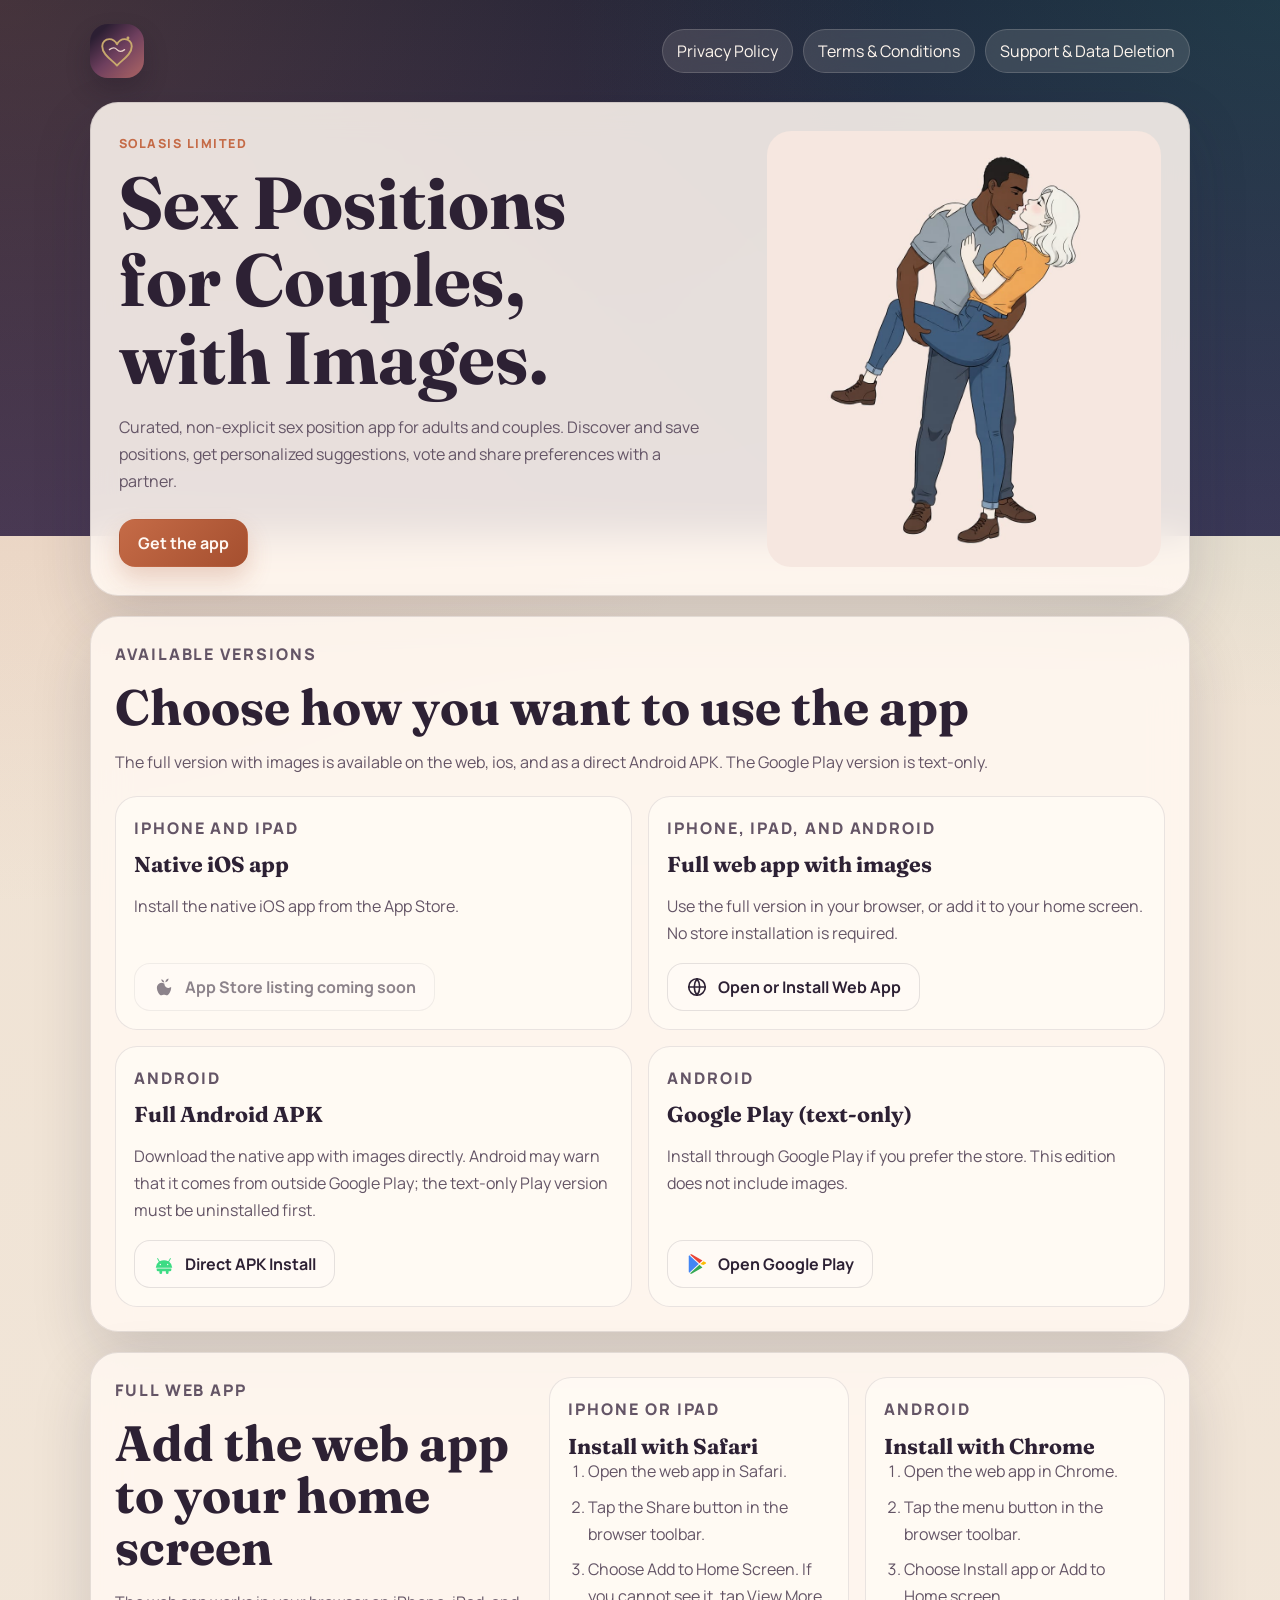
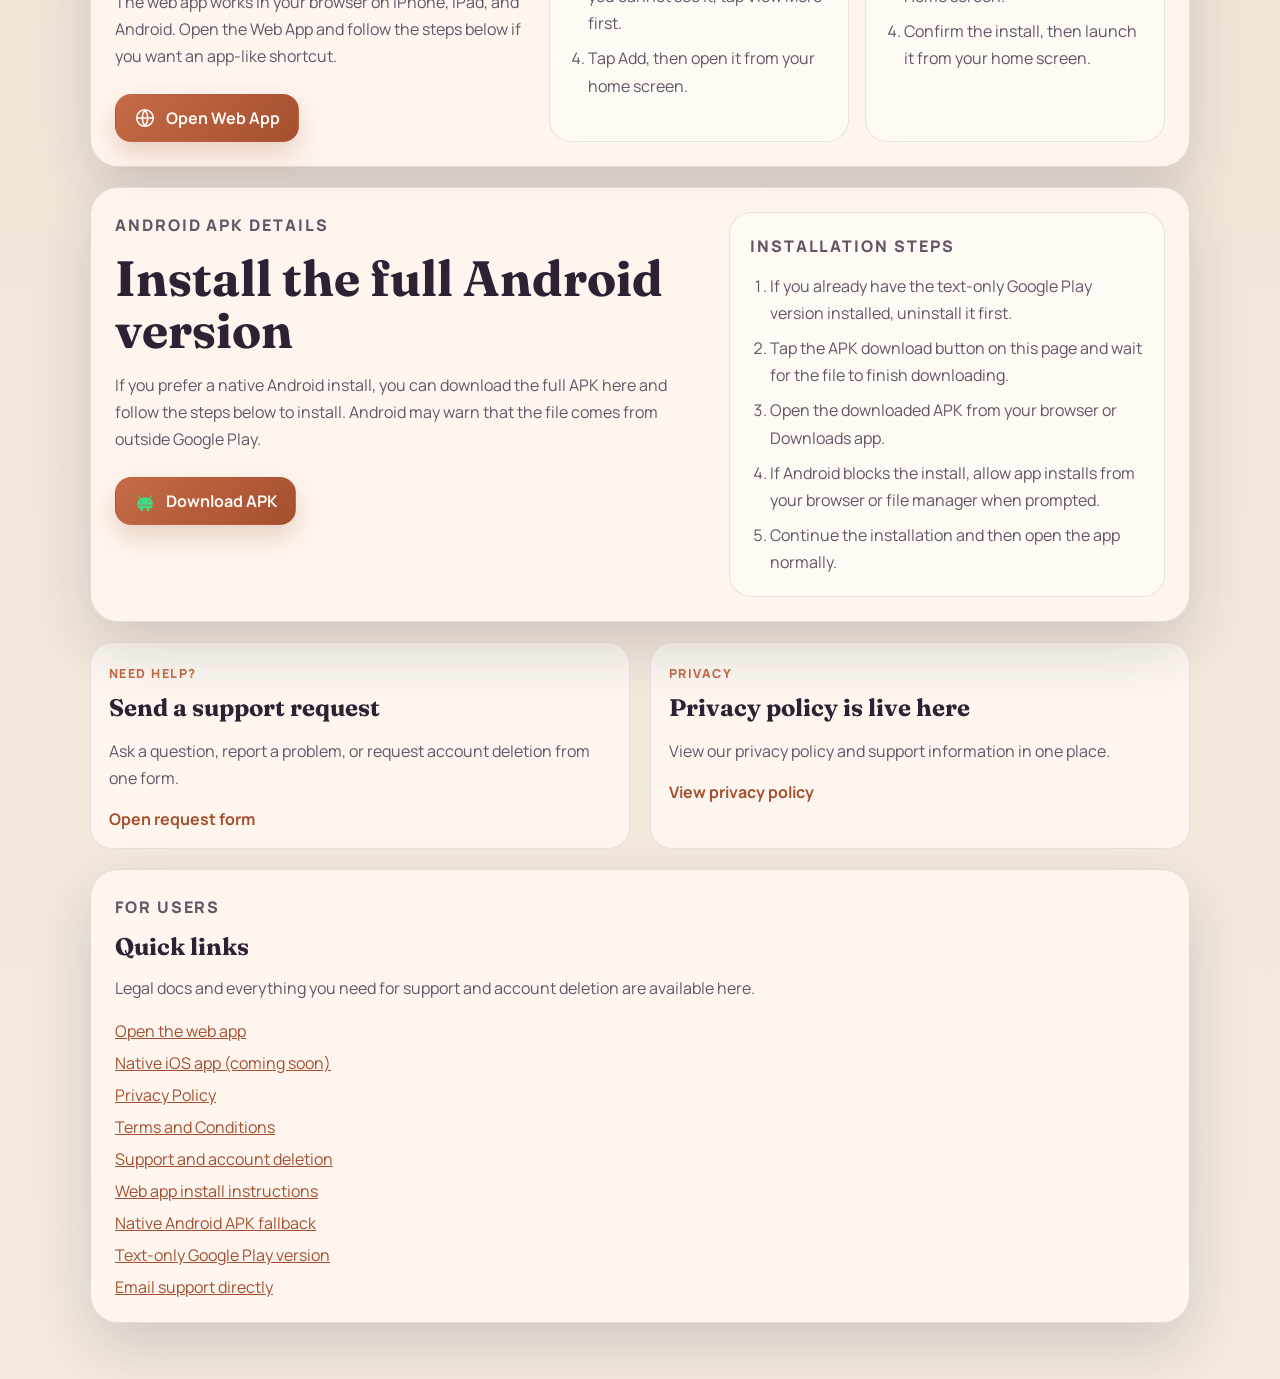
<file: index.html>
<!doctype html>
<html lang="en">
  <head>
    <meta charset="utf-8" />
    <meta name="viewport" content="width=device-width, initial-scale=1" />
    <title>Sex Positions for Couples | Solasis Limited</title>
    <meta
      name="description"
      content="Choose the Sex Positions for Couples app for iPhone or Android: native iOS, full image web app, Android APK, or text-only Google Play."
    />
    <link rel="preconnect" href="https://fonts.googleapis.com" />
    <link rel="preconnect" href="https://fonts.gstatic.com" crossorigin />
    <link
      href="https://fonts.googleapis.com/css2?family=Fraunces:wght@500;600;700&family=Manrope:wght@400;500;600;700&display=swap"
      rel="stylesheet"
    />
    <link rel="icon" type="image/svg+xml" href="./assets/logo-mark.svg" />
    <link rel="apple-touch-icon" href="./assets/logo-mark.svg" />
    <link rel="stylesheet" href="./assets/site.css" />
    <script src="./assets/site-config.js"></script>
    <script src="./assets/site.js" defer></script>
  </head>
  <body>
    <div class="page-shell">
      <header class="site-header">
        <a
          class="brand-mark"
          href="./"
          aria-label="Sex Positions for Couples home"
        >
          <img
            src="./assets/logo-mark.svg"
            alt="Sex Positions for Couples logo"
            width="54"
            height="54"
          />
        </a>
        <nav class="site-nav" aria-label="Primary">
          <a href="./privacy-policy/">Privacy Policy</a>
          <a href="./terms-and-conditions/">Terms & Conditions</a>
          <a href="./request/">Support & Data Deletion</a>
        </nav>
      </header>

      <main>
        <section class="hero-panel">
          <div class="hero-copy">
            <p class="eyebrow">Solasis Limited</p>
            <h1>Sex Positions for Couples, with Images.</h1>
            <p class="hero-text">
               Curated, non-explicit sex position app for adults and couples. 
               Discover and save positions, get personalized suggestions, vote and share preferences with a partner.
            </p>
            <div class="button-row">
              <a
                class="button button-primary"
                href="#app-versions"
              >
                Get the app
              </a>
            </div>
          </div>

          <div class="hero-media">
            <img
              src="./assets/ballet-dancer.jpg"
              alt="Illustration preview for Sex Positions for Couples"
            />
          </div>
        </section>

        <section class="content-card channel-panel" id="app-versions">
          <div class="channel-intro">
            <p class="section-kicker">Available versions</p>
            <h2>Choose how you want to use the app</h2>
            <p>
              The full version with images is available on the web, ios, and as a
              direct Android APK. The Google Play version is text-only.
            </p>
          </div>

          <div class="platform-steps channel-grid">
            <article class="step-card channel-card">
              <p class="section-kicker">iPhone and iPad</p>
              <h3>Native iOS app</h3>
              <p>
                Install the native iOS app from the App Store.
              </p>
              <a
                class="button button-secondary"
                data-store-link="appStore"
                data-link-ready-text="View on App Store"
                href="#"
                target="_blank"
                rel="noreferrer"
              >
                <svg
                  class="store-icon store-icon-apple"
                  viewBox="0 0 24 24"
                  aria-hidden="true"
                >
                  <path
                    d="M12 8.2c-1.55-1.05-3.72-.88-5.22-.02-2.39 1.37-3.07 4.12-2.18 7.08.75 2.47 2.45 5.74 4.33 5.74 1.04 0 1.62-.66 3.07-.66s2.03.66 3.07.66c1.88 0 3.57-3.27 4.33-5.74.34-1.12.49-2.2.38-3.17-.73.57-1.68.91-2.7.91-2.58 0-4.68-2.1-4.68-4.68 0-.04 0-.08 0-.12-.13-.01-.27-.02-.4-.02Z"
                  />
                  <path
                    d="M13.45 6.75c.05-1.92 1.53-3.68 3.48-4.1.16 1.87-1.29 3.77-3.48 4.1Z"
                  />
                  <path
                    d="M12.3 7.1c-.05-1.72-1.39-3.27-3.16-3.65-.15 1.67 1.18 3.35 3.16 3.65Z"
                  />
                </svg>
                <span data-link-label>App Store listing coming soon</span>
              </a>
            </article>

            <article class="step-card channel-card">
              <p class="section-kicker">iPhone, iPad, and Android</p>
              <h3>Full web app with images</h3>
              <p>
                Use the full version in your browser, or add it to your home
                screen. No store installation is required.
              </p>
              <a
                class="button button-secondary"
                href="#install-web-app"
              >
                <svg
                  class="store-icon store-icon-web"
                  viewBox="0 0 24 24"
                  aria-hidden="true"
                >
                  <circle cx="12" cy="12" r="9" />
                  <path d="M3 12h18M12 3a15 15 0 0 1 0 18M12 3a15 15 0 0 0 0 18" />
                </svg>
                Open or Install Web App
              </a>
            </article>

            <article class="step-card channel-card">
              <p class="section-kicker">Android</p>
              <h3>Full Android APK</h3>
              <p>
                Download the native app with images directly. Android may warn
                that it comes from outside Google Play; the text-only Play
                version must be uninstalled first.
              </p>
              <a
                class="button button-secondary"
                href="#android-download"
              >
                <svg
                  class="store-icon store-icon-android"
                  viewBox="0 0 24 24"
                  aria-hidden="true"
                >
                  <path
                    d="M17.6 9.48 19.44 6.3a.5.5 0 0 0-.87-.5l-1.86 3.23a10.1 10.1 0 0 0-9.42 0L5.43 5.8a.5.5 0 1 0-.87.5L6.4 9.48A8.3 8.3 0 0 0 3 16h18a8.3 8.3 0 0 0-3.4-6.52ZM8 13.25a.75.75 0 1 1 0-1.5.75.75 0 0 1 0 1.5Zm8 0a.75.75 0 1 1 0-1.5.75.75 0 0 1 0 1.5ZM4 17h16v1.5a1.5 1.5 0 0 1-1.5 1.5H17v1.5a1.5 1.5 0 0 1-3 0V20h-4v1.5a1.5 1.5 0 0 1-3 0V20h-1.5A1.5 1.5 0 0 1 4 18.5V17Z"
                  />
                </svg>
                <span>Direct APK Install </span>
              </a>
            </article>

            <article class="step-card channel-card">
              <p class="section-kicker">Android</p>
              <h3>Google Play (text-only)</h3>
              <p>
                Install through Google Play if you prefer the store. This
                edition does not include images.
              </p>
              <a
                class="button button-secondary"
                data-store-link="googlePlay"
                href="#"
                target="_blank"
                rel="noreferrer"
              >
                <svg
                  class="store-icon store-icon-play"
                  viewBox="0 0 24 24"
                  aria-hidden="true"
                >
                  <path d="M3.55 2.35 13.9 12 3.55 21.65c-.35-.32-.55-.82-.55-1.45V3.8c0-.63.2-1.13.55-1.45Z" fill="#4285F4" />
                  <path d="m14.65 12.7 3.25 3.03-11.75 6.8c-.75.43-1.45.12-1.65-.55l10.15-9.28Z" fill="#34A853" />
                  <path d="m14.65 11.3 3.25-3.03-11.75-6.8c-.75-.43-1.45-.12-1.65.55l10.15 9.28Z" fill="#EA4335" />
                  <path d="m19.05 8.87 2.2 1.27c1 .58 1 1.14 0 1.72l-2.2 1.27L15.6 12l3.45-3.13Z" fill="#FBBC04" />
                </svg>
                Open Google Play
              </a>
            </article>
          </div>
        </section>

        <section class="install-panel content-card" id="install-web-app">
          <div class="install-intro">
            <p class="section-kicker">Full web app</p>
            <h2>Add the web app to your home screen</h2>
            <p>
              The web app works in your browser on iPhone, iPad, and Android.
              Open the Web App and follow the steps below if you want an app-like shortcut.
            </p>
            <div class="button-row">
              <a
                class="button button-primary"
                data-store-link="pwa"
                href="#"
                target="_blank"
                rel="noreferrer"
              >
                <svg
                  class="store-icon store-icon-web"
                  viewBox="0 0 24 24"
                  aria-hidden="true"
                >
                  <circle cx="12" cy="12" r="9" />
                  <path d="M3 12h18M12 3a15 15 0 0 1 0 18M12 3a15 15 0 0 0 0 18" />
                </svg>
                Open Web App
              </a>
            </div>
          </div>

          <div class="platform-steps">
            <article class="step-card">
              <p class="section-kicker">iPhone or iPad</p>
              <h3>Install with Safari</h3>
              <ol class="steps-list">
                <li>Open the web app in Safari.</li>
                <li>Tap the Share button in the browser toolbar.</li>
                <li>Choose Add to Home Screen. If you cannot see it, tap View More first.</li>
                <li>Tap Add, then open it from your home screen.</li>
              </ol>
            </article>

            <article class="step-card">
              <p class="section-kicker">Android</p>
              <h3>Install with Chrome</h3>
              <ol class="steps-list">
                <li>Open the web app in Chrome.</li>
                <li>Tap the menu button in the browser toolbar.</li>
                <li>Choose Install app or Add to Home screen.</li>
                <li>Confirm the install, then launch it from your home screen.</li>
              </ol>
            </article>
          </div>
        </section>

        <section class="content-card download-card" id="android-download">
          <div class="download-card-copy">
            <p class="section-kicker">Android APK details</p>
            <h2>Install the full Android version</h2>
            <p>
              If you prefer a native Android install,
              you can download the full APK here and follow the steps below to install.
              Android may warn that the file comes from outside Google Play.
            </p>
            <div class="button-row">
              <a
                class="button button-primary"
                data-store-link="androidFullApk"
                data-apk-download
                href="#"
              >
                <svg
                  class="store-icon store-icon-android"
                  viewBox="0 0 24 24"
                  aria-hidden="true"
                >
                  <path
                    d="M17.6 9.48 19.44 6.3a.5.5 0 0 0-.87-.5l-1.86 3.23a10.1 10.1 0 0 0-9.42 0L5.43 5.8a.5.5 0 1 0-.87.5L6.4 9.48A8.3 8.3 0 0 0 3 16h18a8.3 8.3 0 0 0-3.4-6.52ZM8 13.25a.75.75 0 1 1 0-1.5.75.75 0 0 1 0 1.5Zm8 0a.75.75 0 1 1 0-1.5.75.75 0 0 1 0 1.5ZM4 17h16v1.5a1.5 1.5 0 0 1-1.5 1.5H17v1.5a1.5 1.5 0 0 1-3 0V20h-4v1.5a1.5 1.5 0 0 1-3 0V20h-1.5A1.5 1.5 0 0 1 4 18.5V17Z"
                  />
                </svg>
                <span>Download APK</span>
              </a>
            </div>
          </div>

          <div class="install-steps">
            <p class="section-kicker">Installation steps</p>
            <ol class="steps-list">
              <li>If you already have the text-only Google Play version installed, uninstall it first.</li>
              <li>Tap the APK download button on this page and wait for the file to finish downloading.</li>
              <li>Open the downloaded APK from your browser or Downloads app.</li>
              <li>If Android blocks the install, allow app installs from your browser or file manager when prompted.</li>
              <li>Continue the installation and then open the app normally.</li>
            </ol>
          </div>
        </section>

        <section class="support-grid">
          <article class="stat-card">
            <span class="stat-label">Need help?</span>
            <strong>Send a support request</strong>
            <p>
              Ask a question, report a problem, or request account deletion
              from one form.
            </p>
            <a class="text-link" href="./request/">Open request form</a>
          </article>
          <article class="stat-card">
            <span class="stat-label">Privacy</span>
            <strong>Privacy policy is live here</strong>
            <p>
              View our privacy policy and support information in one place.
            </p>
            <a class="text-link" href="./privacy-policy/"
              >View privacy policy</a
            >
          </article>
        </section>

        <section class="content-grid content-grid-single">
          <article class="content-card">
            <p class="section-kicker">For users</p>
            <h2>Quick links</h2>
            <p>
              Legal docs and everything you need for support and account deletion are available here.
            </p>
            <div class="link-list">
              <a data-store-link="pwa" href="#" target="_blank" rel="noreferrer"
                >Open the web app</a
              >
              <a
                data-store-link="appStore"
                data-link-ready-text="iOS app on the App Store"
                href="#"
                target="_blank"
                rel="noreferrer"
                ><span data-link-label
                  >Native iOS app (coming soon)</span
                ></a
              >
              <a href="./privacy-policy/">Privacy Policy</a>
              <a href="./terms-and-conditions/">Terms and Conditions</a>
              <a href="./request/">Support and account deletion</a>
              <a href="#install-web-app">Web app install instructions</a>
              <a href="#android-download">Native Android APK fallback</a>
              <a data-store-link="googlePlay" href="#" target="_blank" rel="noreferrer"
                >Text-only Google Play version</a
              >
              <a href="mailto:support@sexpositionsforcouples.solasislimited.org"
                >Email support directly</a
              >
            </div>
          </article>
        </section>
      </main>
    </div>
  </body>
</html>
</file>
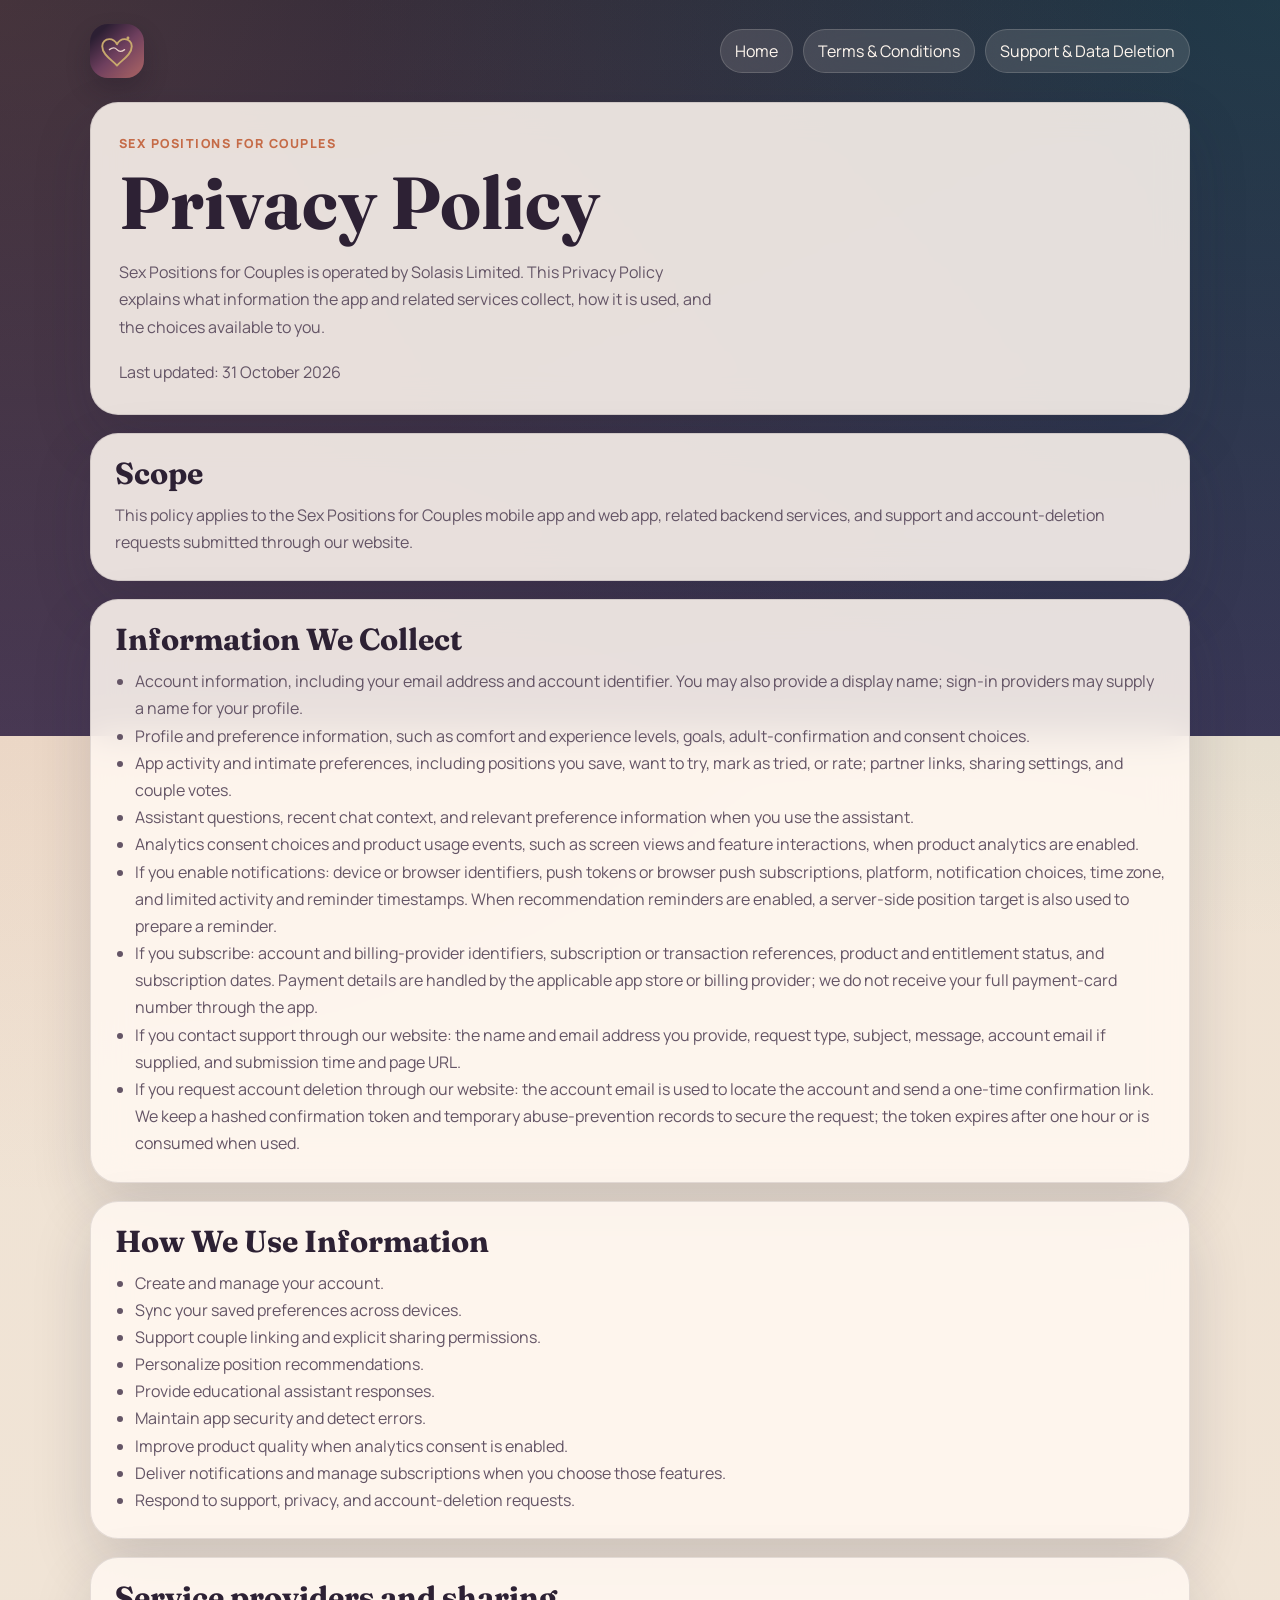
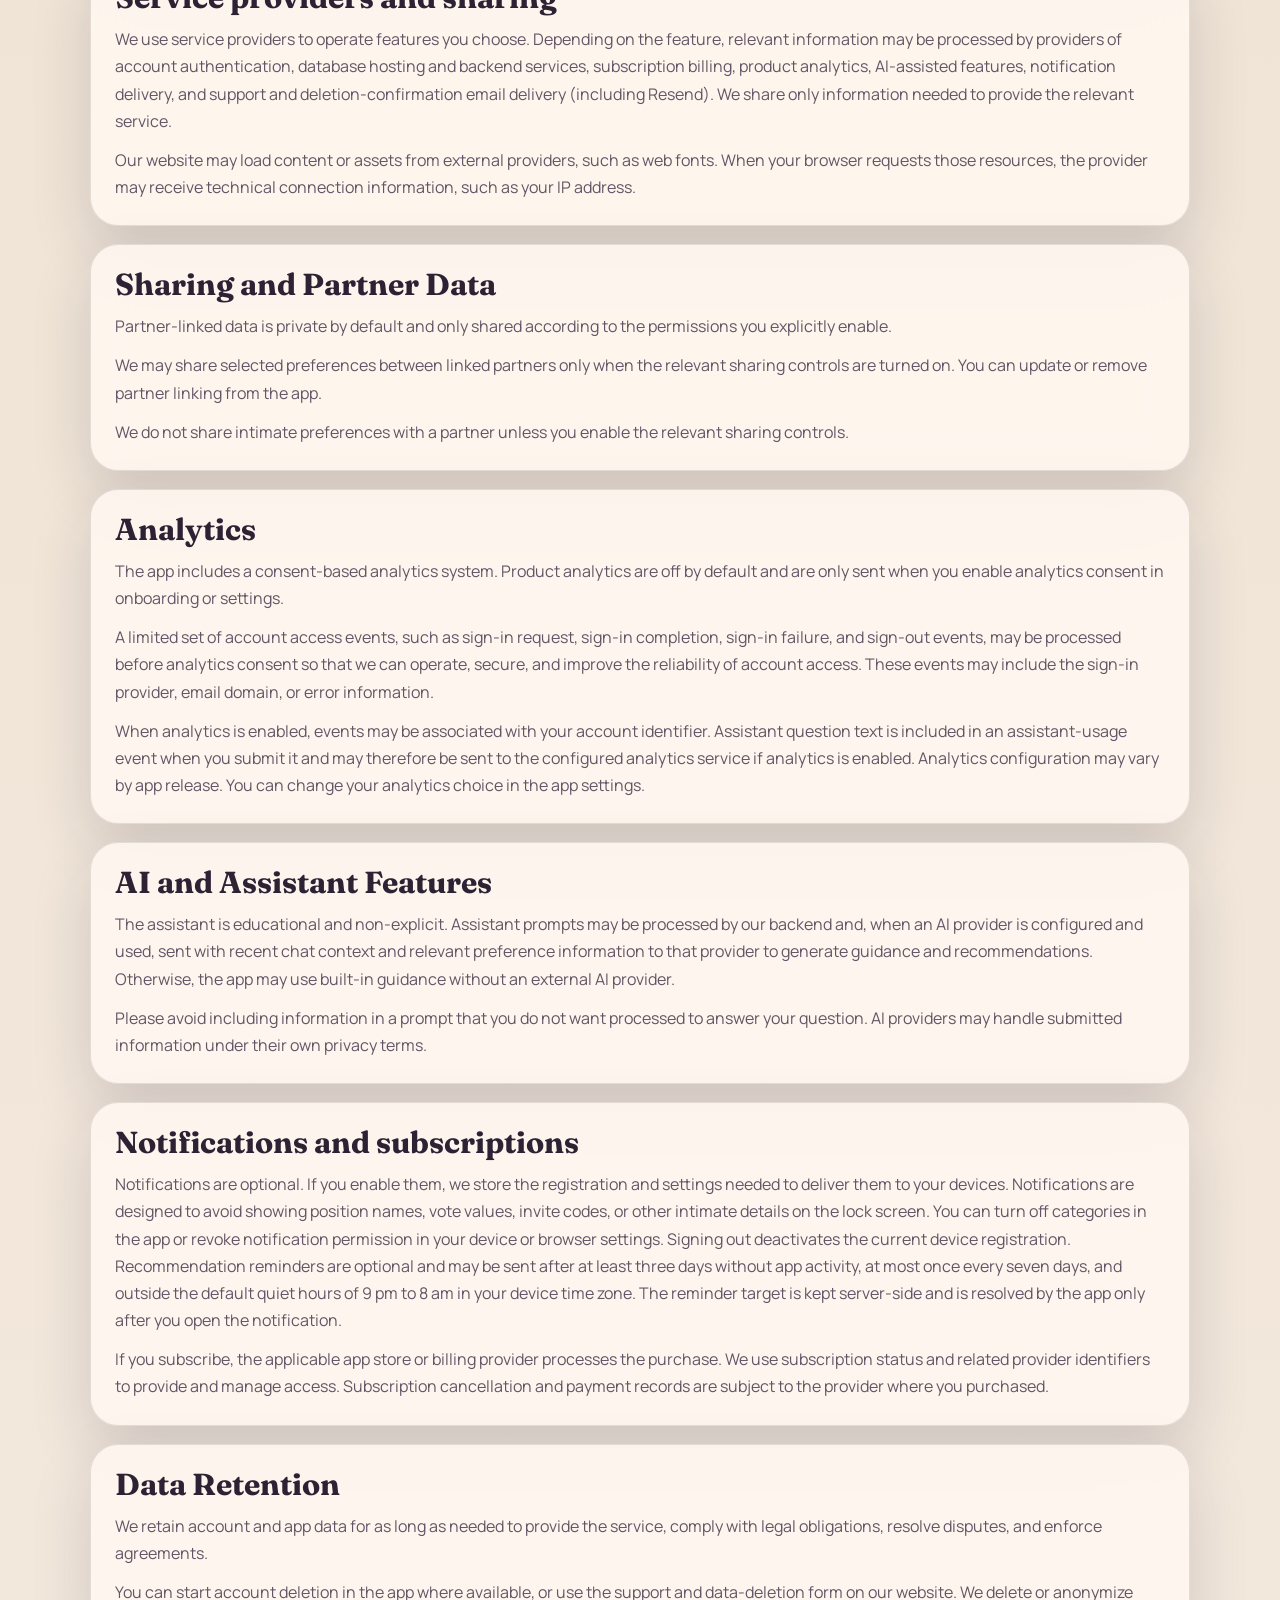
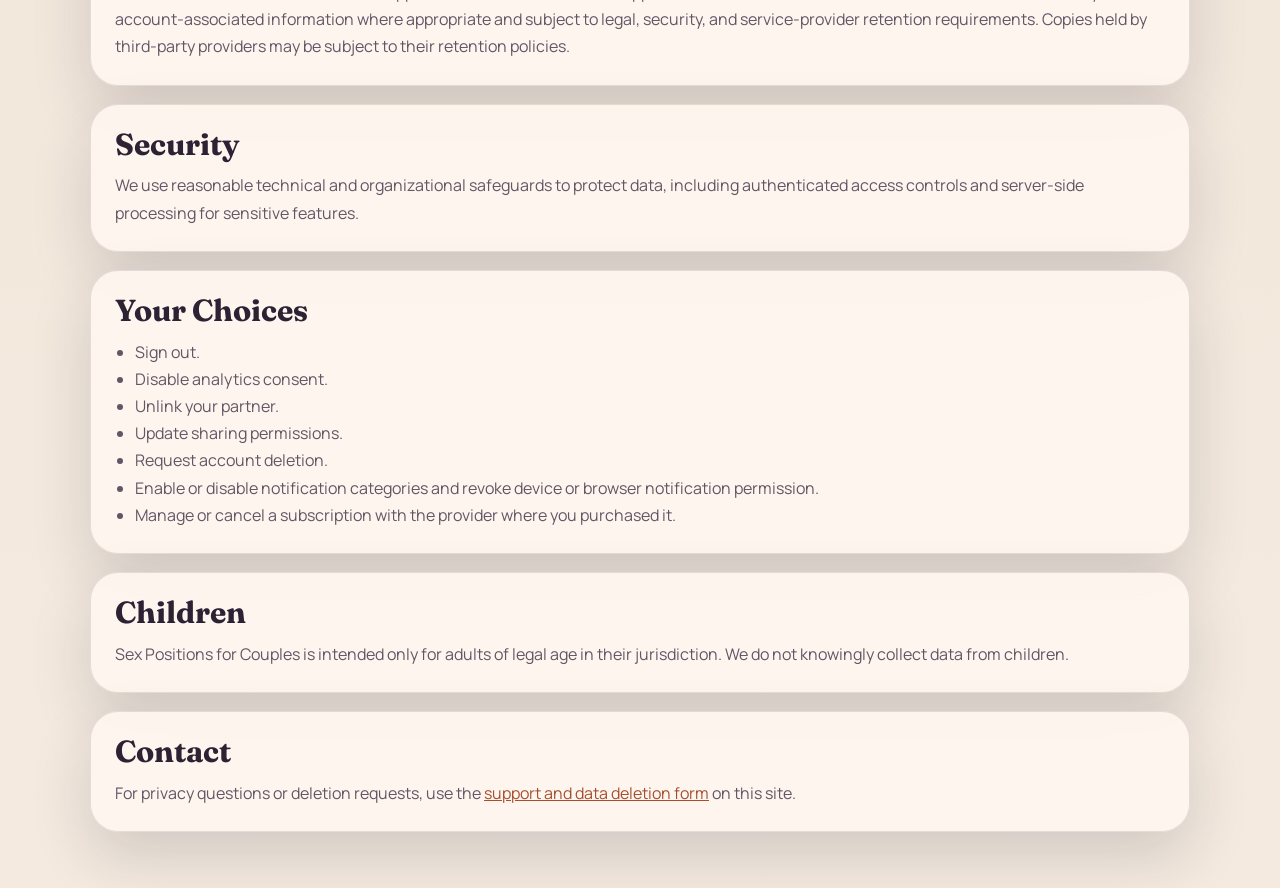
<file: privacy-policy/index.html>
<!doctype html>
<html lang="en">
  <head>
    <meta charset="utf-8" />
    <meta name="viewport" content="width=device-width, initial-scale=1" />
    <title>Privacy Policy | Sex Positions for Couples</title>
    <meta
      name="description"
      content="Privacy Policy for Sex Positions for Couples, operated by Solasis Limited."
    />
    <link rel="preconnect" href="https://fonts.googleapis.com" />
    <link rel="preconnect" href="https://fonts.gstatic.com" crossorigin />
    <link
      href="https://fonts.googleapis.com/css2?family=Fraunces:wght@500;600;700&family=Manrope:wght@400;500;600;700&display=swap"
      rel="stylesheet"
    />
    <link rel="icon" type="image/svg+xml" href="../assets/logo-mark.svg" />
    <link rel="apple-touch-icon" href="../assets/logo-mark.svg" />
    <link rel="stylesheet" href="../assets/site.css" />
  </head>
  <body>
    <div class="page-shell">
      <header class="site-header">
        <a
          class="brand-mark"
          href="../"
          aria-label="Sex Positions for Couples home"
        >
          <img
            src="../assets/logo-mark.svg"
            alt="Sex Positions for Couples logo"
            width="54"
            height="54"
          />
        </a>
        <nav class="site-nav" aria-label="Primary">
          <a href="../">Home</a>
          <a href="../terms-and-conditions/">Terms & Conditions</a>
          <a href="../request/">Support & Data Deletion</a>
        </nav>
      </header>

      <main class="policy-layout">
        <section class="hero-panel hero-panel-compact">
          <div class="hero-copy">
            <p class="eyebrow">Sex Positions for Couples</p>
            <h1>Privacy Policy</h1>
            <p class="hero-text">
              Sex Positions for Couples is operated by Solasis Limited. This
              Privacy Policy explains what information the app and related
              services collect, how it is used, and the choices available to you.
            </p>
            <p class="microcopy">Last updated: 31 October 2026</p>
          </div>
        </section>

        <section class="legal-card">
          <h2>Scope</h2>
          <p>
            This policy applies to the Sex Positions for Couples mobile app and
            web app, related backend services, and support and account-deletion
            requests submitted through our website.
          </p>
        </section>

        <section class="legal-card">
          <h2>Information We Collect</h2>
          <ul>
            <li>
              Account information, including your email address and account
              identifier. You may also provide a display name; sign-in providers
              may supply a name for your profile.
            </li>
            <li>
              Profile and preference information, such as comfort and experience
              levels, goals, adult-confirmation and consent choices.
            </li>
            <li>
              App activity and intimate preferences, including positions you
              save, want to try, mark as tried, or rate; partner links, sharing
              settings, and couple votes.
            </li>
            <li>
              Assistant questions, recent chat context, and relevant preference
              information when you use the assistant.
            </li>
            <li>
              Analytics consent choices and product usage events, such as screen
              views and feature interactions, when product analytics are enabled.
            </li>
            <li>
              If you enable notifications: device or browser identifiers, push
              tokens or browser push subscriptions, platform, notification
              choices, time zone, and limited activity and reminder timestamps.
              When recommendation reminders are enabled, a server-side position
              target is also used to prepare a reminder.
            </li>
            <li>
              If you subscribe: account and billing-provider identifiers,
              subscription or transaction references, product and entitlement
              status, and subscription dates. Payment details are handled by the
              applicable app store or billing provider; we do not receive your
              full payment-card number through the app.
            </li>
            <li>
              If you contact support through our website: the name and email
              address you provide, request type, subject, message, account email
              if supplied, and submission time and page URL.
            </li>
            <li>
              If you request account deletion through our website: the account
              email is used to locate the account and send a one-time
              confirmation link. We keep a hashed confirmation token and
              temporary abuse-prevention records to secure the request; the
              token expires after one hour or is consumed when used.
            </li>
          </ul>
        </section>

        <section class="legal-card">
          <h2>How We Use Information</h2>
          <ul>
            <li>Create and manage your account.</li>
            <li>Sync your saved preferences across devices.</li>
            <li>Support couple linking and explicit sharing permissions.</li>
            <li>Personalize position recommendations.</li>
            <li>Provide educational assistant responses.</li>
            <li>Maintain app security and detect errors.</li>
            <li>Improve product quality when analytics consent is enabled.</li>
            <li>Deliver notifications and manage subscriptions when you choose those features.</li>
            <li>Respond to support, privacy, and account-deletion requests.</li>
          </ul>
        </section>

        <section class="legal-card">
          <h2>Service providers and sharing</h2>
          <p>
            We use service providers to operate features you choose. Depending
            on the feature, relevant information may be processed by providers
            of account authentication, database hosting and backend services,
            subscription billing, product analytics, AI-assisted features,
            notification delivery, and support and deletion-confirmation email
            delivery (including Resend). We share only information needed to
            provide the relevant service.
          </p>
          <p>
            Our website may load content or assets from external providers,
            such as web fonts. When your browser requests those resources, the
            provider may receive technical connection information, such as
            your IP address.
          </p>
        </section>

        <section class="legal-card">
          <h2>Sharing and Partner Data</h2>
          <p>
            Partner-linked data is private by default and only shared according
            to the permissions you explicitly enable.
          </p>
          <p>
            We may share selected preferences between linked partners only when
            the relevant sharing controls are turned on. You can update or
            remove partner linking from the app.
          </p>
          <p>
            We do not share intimate preferences with a partner unless you
            enable the relevant sharing controls.
          </p>
        </section>

        <section class="legal-card">
          <h2>Analytics</h2>
          <p>
            The app includes a consent-based analytics system. Product analytics
            are off by default and are only sent when you enable analytics
            consent in onboarding or settings.
          </p>
          <p>
            A limited set of account access events, such as sign-in request,
            sign-in completion, sign-in failure, and sign-out events, may be
            processed before analytics consent so that we can operate, secure,
            and improve the reliability of account access. These events may
            include the sign-in provider, email domain, or error information.
          </p>
          <p>
            When analytics is enabled, events may be associated with your
            account identifier. Assistant question text is included in an
            assistant-usage event when you submit it and may therefore be sent
            to the configured analytics service if analytics is enabled.
            Analytics configuration may vary by app release. You can change
            your analytics choice in the app settings.
          </p>
        </section>

        <section class="legal-card">
          <h2>AI and Assistant Features</h2>
          <p>
            The assistant is educational and non-explicit. Assistant prompts may
            be processed by our backend and, when an AI provider is configured
            and used, sent with recent chat context and relevant preference
            information to that provider to generate guidance and
            recommendations. Otherwise, the app may use built-in guidance
            without an external AI provider.
          </p>
          <p>
            Please avoid including information in a prompt that you do not want
            processed to answer your question. AI providers may handle
            submitted information under their own privacy terms.
          </p>
        </section>

        <section class="legal-card">
          <h2>Notifications and subscriptions</h2>
          <p>
            Notifications are optional. If you enable them, we store the
            registration and settings needed to deliver them to your devices.
            Notifications are designed to avoid showing position names, vote
            values, invite codes, or other intimate details on the lock screen.
            You can turn off categories in the app or revoke notification
            permission in your device or browser settings. Signing out
            deactivates the current device registration.
            Recommendation reminders are optional and may be sent after at
            least three days without app activity, at most once every seven
            days, and outside the default quiet hours of 9 pm to 8 am in your
            device time zone. The reminder target is kept server-side and is
            resolved by the app only after you open the notification.
          </p>
          <p>
            If you subscribe, the applicable app store or billing provider
            processes the purchase. We use subscription status and related
            provider identifiers to provide and manage access. Subscription
            cancellation and payment records are subject to the provider where
            you purchased.
          </p>
        </section>

        <section class="legal-card">
          <h2>Data Retention</h2>
          <p>
            We retain account and app data for as long as needed to provide the
            service, comply with legal obligations, resolve disputes, and
            enforce agreements.
          </p>
          <p>
            You can start account deletion in the app where available, or use
            the support and data-deletion form on our website. We delete or
            anonymize account-associated information where appropriate and
            subject to legal, security, and service-provider retention
            requirements. Copies held by third-party providers may be subject
            to their retention policies.
          </p>
        </section>

        <section class="legal-card">
          <h2>Security</h2>
          <p>
            We use reasonable technical and organizational safeguards to protect
            data, including authenticated access controls and server-side
            processing for sensitive features.
          </p>
        </section>

        <section class="legal-card">
          <h2>Your Choices</h2>
          <ul>
            <li>Sign out.</li>
            <li>Disable analytics consent.</li>
            <li>Unlink your partner.</li>
            <li>Update sharing permissions.</li>
            <li>Request account deletion.</li>
            <li>Enable or disable notification categories and revoke device or browser notification permission.</li>
            <li>Manage or cancel a subscription with the provider where you purchased it.</li>
          </ul>
        </section>

        <section class="legal-card">
          <h2>Children</h2>
          <p>
            Sex Positions for Couples is intended only for adults of legal age
            in their jurisdiction. We do not knowingly collect data from
            children.
          </p>
        </section>

        <section class="legal-card">
          <h2>Contact</h2>
          <p>For privacy questions or deletion requests, use the
            <a href="../request/">support and data deletion form</a> on this
            site.
          </p>
        </section>
      </main>
    </div>
  </body>
</html>
</file>
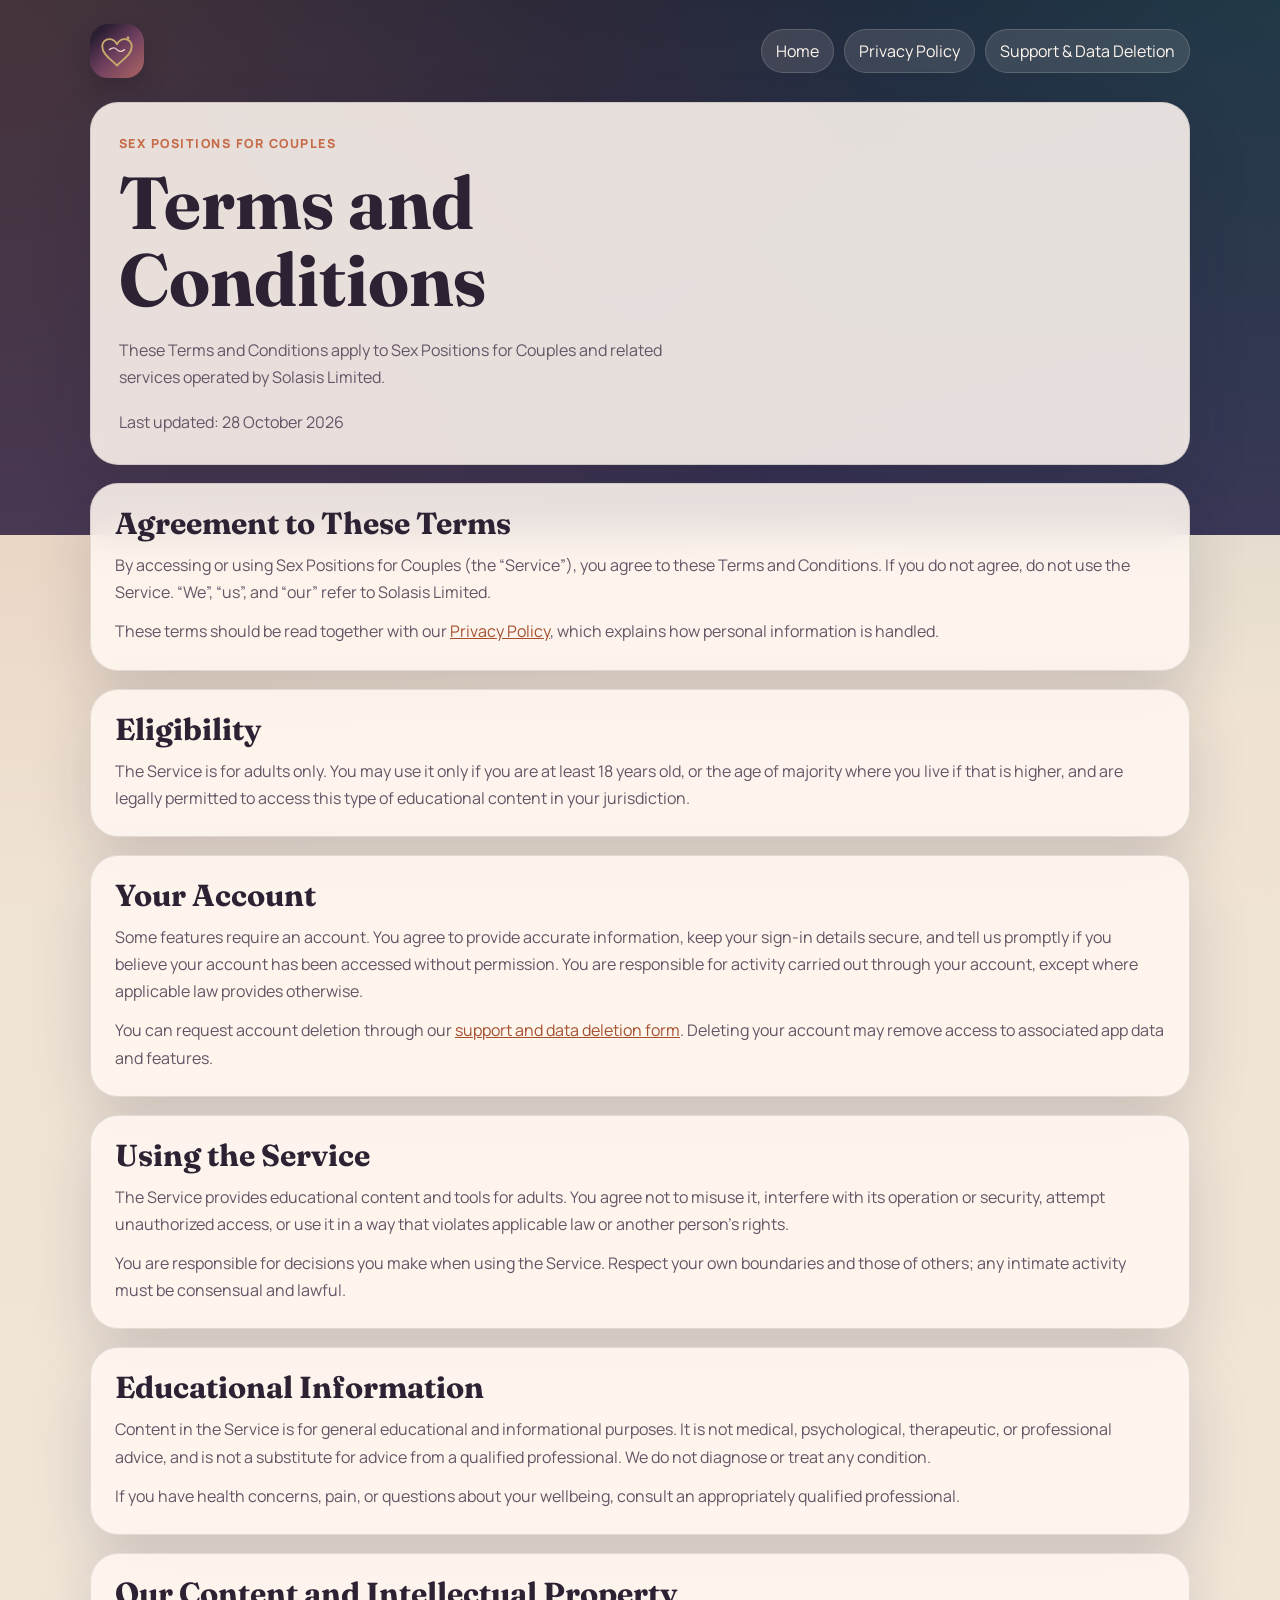
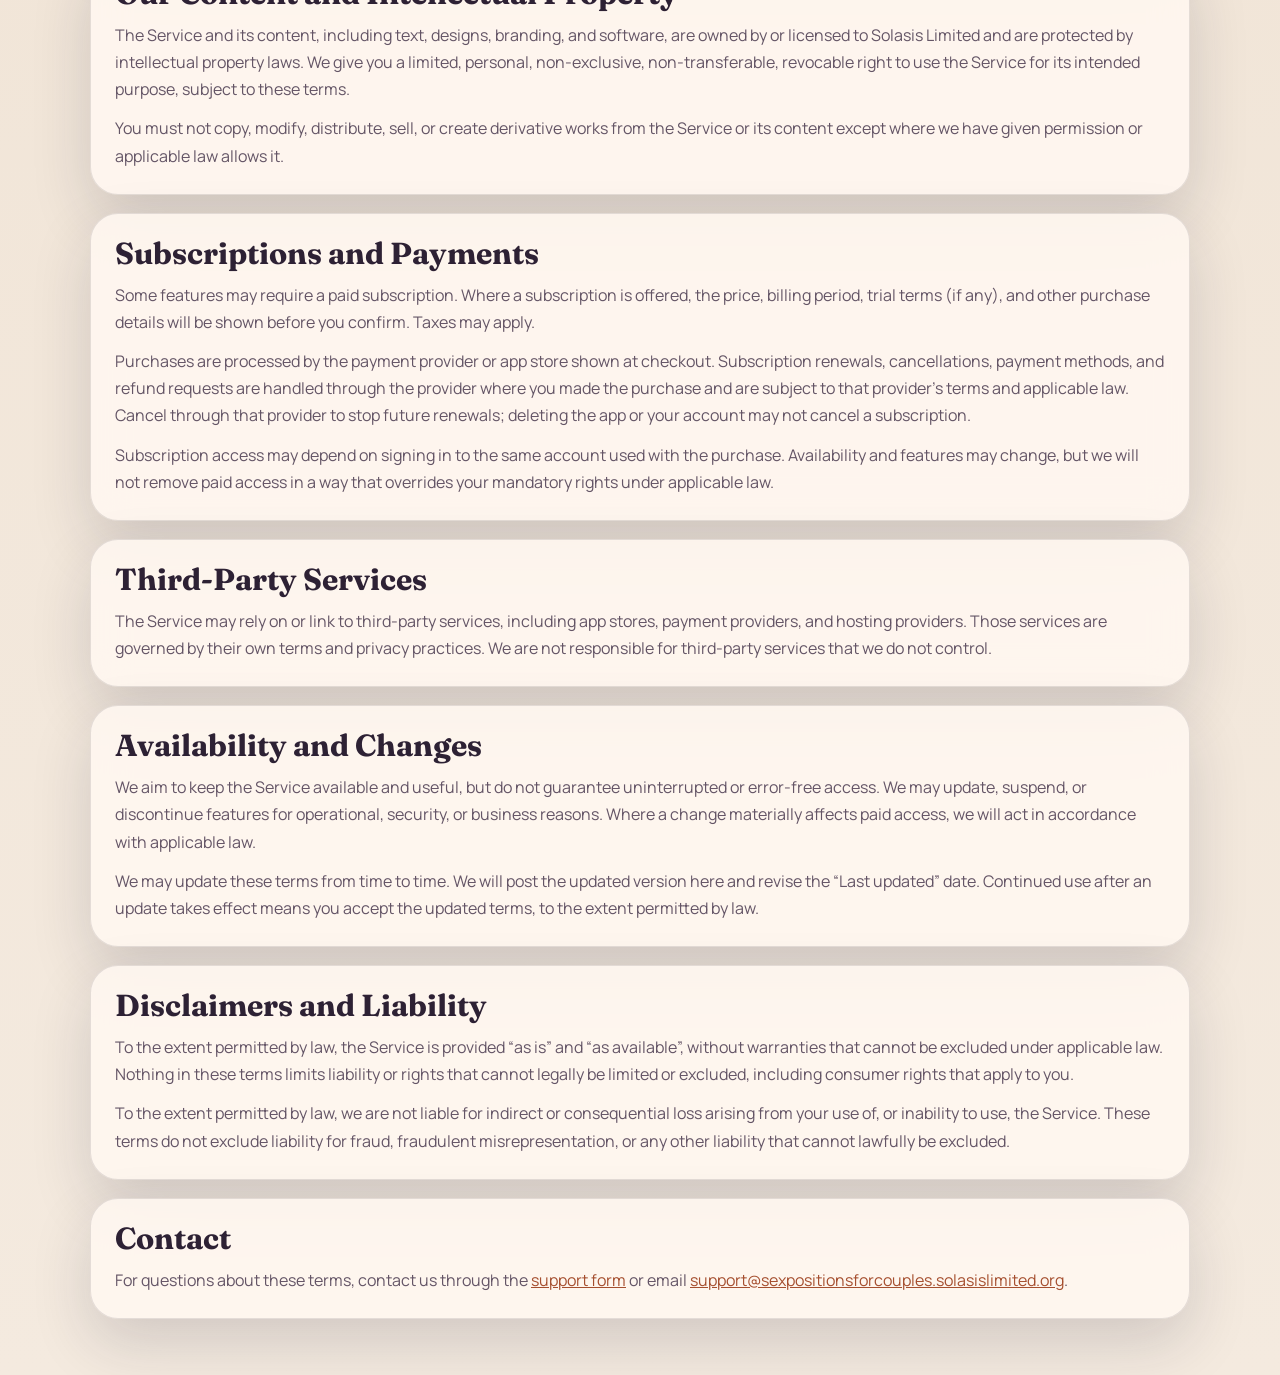
<file: terms-and-conditions/index.html>
<!doctype html>
<html lang="en">
  <head>
    <meta charset="utf-8" />
    <meta name="viewport" content="width=device-width, initial-scale=1" />
    <title>Terms and Conditions | Sex Positions for Couples</title>
    <meta
      name="description"
      content="Terms and Conditions for Sex Positions for Couples, operated by Solasis Limited."
    />
    <link rel="preconnect" href="https://fonts.googleapis.com" />
    <link rel="preconnect" href="https://fonts.gstatic.com" crossorigin />
    <link
      href="https://fonts.googleapis.com/css2?family=Fraunces:wght@500;600;700&family=Manrope:wght@400;500;600;700&display=swap"
      rel="stylesheet"
    />
    <link rel="icon" type="image/svg+xml" href="../assets/logo-mark.svg" />
    <link rel="apple-touch-icon" href="../assets/logo-mark.svg" />
    <link rel="stylesheet" href="../assets/site.css" />
  </head>
  <body>
    <div class="page-shell">
      <header class="site-header">
        <a
          class="brand-mark"
          href="../"
          aria-label="Sex Positions for Couples home"
        >
          <img
            src="../assets/logo-mark.svg"
            alt="Sex Positions for Couples logo"
            width="54"
            height="54"
          />
        </a>
        <nav class="site-nav" aria-label="Primary">
          <a href="../">Home</a>
          <a href="../privacy-policy/">Privacy Policy</a>
          <a href="../request/">Support & Data Deletion</a>
        </nav>
      </header>

      <main class="policy-layout">
        <section class="hero-panel hero-panel-compact">
          <div class="hero-copy">
            <p class="eyebrow">Sex Positions for Couples</p>
            <h1>Terms and Conditions</h1>
            <p class="hero-text">
              These Terms and Conditions apply to Sex Positions for Couples
              and related services operated by Solasis Limited.
            </p>
            <p class="microcopy">Last updated: 28 October 2026</p>
          </div>
        </section>

        <section class="legal-card">
          <h2>Agreement to These Terms</h2>
          <p>
            By accessing or using Sex Positions for Couples (the “Service”),
            you agree to these Terms and Conditions. If you do not agree, do
            not use the Service. “We”, “us”, and “our” refer to Solasis Limited.
          </p>
          <p>
            These terms should be read together with our
            <a href="../privacy-policy/">Privacy Policy</a>, which explains
            how personal information is handled.
          </p>
        </section>

        <section class="legal-card">
          <h2>Eligibility</h2>
          <p>
            The Service is for adults only. You may use it only if you are at
            least 18 years old, or the age of majority where you live if that
            is higher, and are legally permitted to access this type of
            educational content in your jurisdiction.
          </p>
        </section>

        <section class="legal-card">
          <h2>Your Account</h2>
          <p>
            Some features require an account. You agree to provide accurate
            information, keep your sign-in details secure, and tell us
            promptly if you believe your account has been accessed without
            permission. You are responsible for activity carried out through
            your account, except where applicable law provides otherwise.
          </p>
          <p>
            You can request account deletion through our
            <a href="../request/">support and data deletion form</a>. Deleting
            your account may remove access to associated app data and features.
          </p>
        </section>

        <section class="legal-card">
          <h2>Using the Service</h2>
          <p>
            The Service provides educational content and tools for adults.
            You agree not to misuse it, interfere with its operation or
            security, attempt unauthorized access, or use it in a way that
            violates applicable law or another person’s rights.
          </p>
          <p>
            You are responsible for decisions you make when using the Service.
            Respect your own boundaries and those of others; any intimate
            activity must be consensual and lawful.
          </p>
        </section>

        <section class="legal-card">
          <h2>Educational Information</h2>
          <p>
            Content in the Service is for general educational and informational
            purposes. It is not medical, psychological, therapeutic, or
            professional advice, and is not a substitute for advice from a
            qualified professional. We do not diagnose or treat any condition.
          </p>
          <p>
            If you have health concerns, pain, or questions about your
            wellbeing, consult an appropriately qualified professional.
          </p>
        </section>

        <section class="legal-card">
          <h2>Our Content and Intellectual Property</h2>
          <p>
            The Service and its content, including text, designs, branding,
            and software, are owned by or licensed to Solasis Limited and are
            protected by intellectual property laws. We give you a limited,
            personal, non-exclusive, non-transferable, revocable right to use
            the Service for its intended purpose, subject to these terms.
          </p>
          <p>
            You must not copy, modify, distribute, sell, or create derivative
            works from the Service or its content except where we have given
            permission or applicable law allows it.
          </p>
        </section>

        <section class="legal-card">
          <h2>Subscriptions and Payments</h2>
          <p>
            Some features may require a paid subscription. Where a subscription
            is offered, the price, billing period, trial terms (if any), and
            other purchase details will be shown before you confirm. Taxes may
            apply.
          </p>
          <p>
            Purchases are processed by the payment provider or app store shown
            at checkout. Subscription renewals, cancellations, payment
            methods, and refund requests are handled through the provider where
            you made the purchase and are subject to that provider’s terms and
            applicable law. Cancel through that provider to stop future
            renewals; deleting the app or your account may not cancel a
            subscription.
          </p>
          <p>
            Subscription access may depend on signing in to the same account
            used with the purchase. Availability and features may change, but
            we will not remove paid access in a way that overrides your
            mandatory rights under applicable law.
          </p>
        </section>

        <section class="legal-card">
          <h2>Third-Party Services</h2>
          <p>
            The Service may rely on or link to third-party services, including
            app stores, payment providers, and hosting providers. Those
            services are governed by their own terms and privacy practices. We
            are not responsible for third-party services that we do not
            control.
          </p>
        </section>

        <section class="legal-card">
          <h2>Availability and Changes</h2>
          <p>
            We aim to keep the Service available and useful, but do not
            guarantee uninterrupted or error-free access. We may update,
            suspend, or discontinue features for operational, security, or
            business reasons. Where a change materially affects paid access,
            we will act in accordance with applicable law.
          </p>
          <p>
            We may update these terms from time to time. We will post the
            updated version here and revise the “Last updated” date. Continued
            use after an update takes effect means you accept the updated
            terms, to the extent permitted by law.
          </p>
        </section>

        <section class="legal-card">
          <h2>Disclaimers and Liability</h2>
          <p>
            To the extent permitted by law, the Service is provided “as is”
            and “as available”, without warranties that cannot be excluded
            under applicable law. Nothing in these terms limits liability or
            rights that cannot legally be limited or excluded, including
            consumer rights that apply to you.
          </p>
          <p>
            To the extent permitted by law, we are not liable for indirect or
            consequential loss arising from your use of, or inability to use,
            the Service. These terms do not exclude liability for fraud,
            fraudulent misrepresentation, or any other liability that cannot
            lawfully be excluded.
          </p>
        </section>

        <section class="legal-card">
          <h2>Contact</h2>
          <p>
            For questions about these terms, contact us through the
            <a href="../request/">support form</a> or email
            <a href="mailto:support@sexpositionsforcouples.solasislimited.org"
              >support@sexpositionsforcouples.solasislimited.org</a
            >.
          </p>
        </section>
      </main>
    </div>
  </body>
</html>
</file>
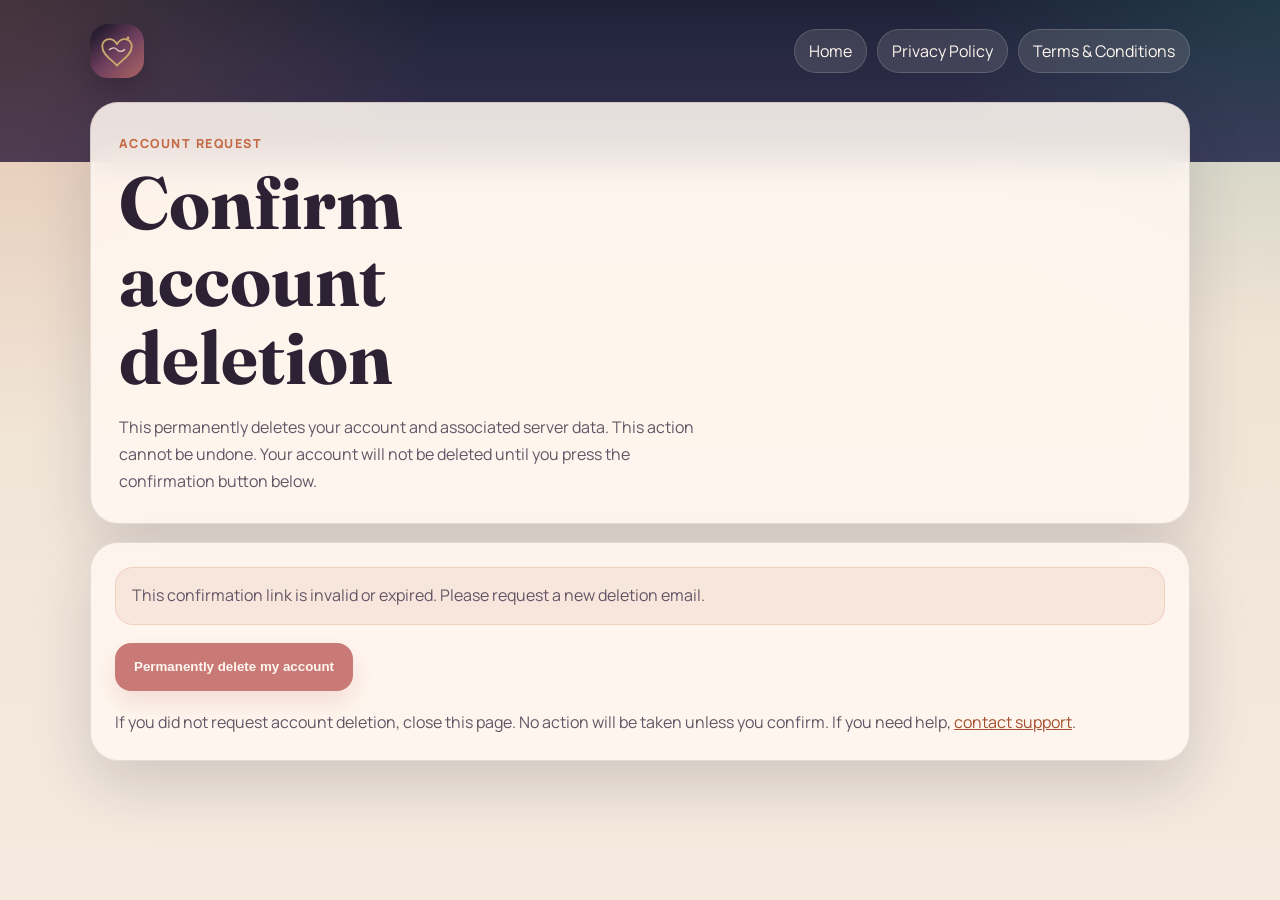
<file: request/confirm-deletion/index.html>
<!doctype html>
<html lang="en">
  <head>
    <meta charset="utf-8" />
    <meta name="viewport" content="width=device-width, initial-scale=1" />
    <title>Confirm Account Deletion | Sex Positions for Couples</title>
    <meta
      name="description"
      content="Review and confirm your Sex Positions for Couples account deletion request."
    />
    <link rel="preconnect" href="https://fonts.googleapis.com" />
    <link rel="preconnect" href="https://fonts.gstatic.com" crossorigin />
    <link
      href="https://fonts.googleapis.com/css2?family=Fraunces:wght@500;600;700&family=Manrope:wght@400;500;600;700&display=swap"
      rel="stylesheet"
    />
    <link rel="icon" type="image/svg+xml" href="../../assets/logo-mark.svg" />
    <link rel="stylesheet" href="../../assets/site.css" />
    <script src="../../assets/site-config.js"></script>
    <script src="../../assets/confirm-deletion.js" defer></script>
  </head>
  <body class="confirm-deletion-page">
    <div class="page-shell">
      <header class="site-header">
        <a class="brand-mark" href="../../" aria-label="Sex Positions for Couples home">
          <img
            src="../../assets/logo-mark.svg"
            alt="Sex Positions for Couples logo"
            width="54"
            height="54"
          />
        </a>
        <nav class="site-nav" aria-label="Primary">
          <a href="../../">Home</a>
          <a href="../../privacy-policy/">Privacy Policy</a>
          <a href="../../terms-and-conditions/">Terms & Conditions</a>
        </nav>
      </header>

      <main class="request-layout">
        <section class="hero-panel hero-panel-compact">
          <div class="hero-copy">
            <p class="eyebrow">Account request</p>
            <h1>Confirm account deletion</h1>
            <p class="hero-text">
              This permanently deletes your account and associated server data. This action cannot be undone.
              Your account will not be deleted until you press the confirmation button below.
            </p>
          </div>
        </section>

        <section class="form-card">
          <div class="notice" id="deletion-confirmation-status" role="status" aria-live="polite">
            Checking your confirmation link…
          </div>
          <button class="button button-danger" id="confirm-account-deletion" type="button" disabled>
            Permanently delete my account
          </button>
          <p class="microcopy">
            If you did not request account deletion, close this page. No action will be taken unless you confirm.
            If you need help, <a href="../">contact support</a>.
          </p>
        </section>
      </main>
    </div>
  </body>
</html>
</file>
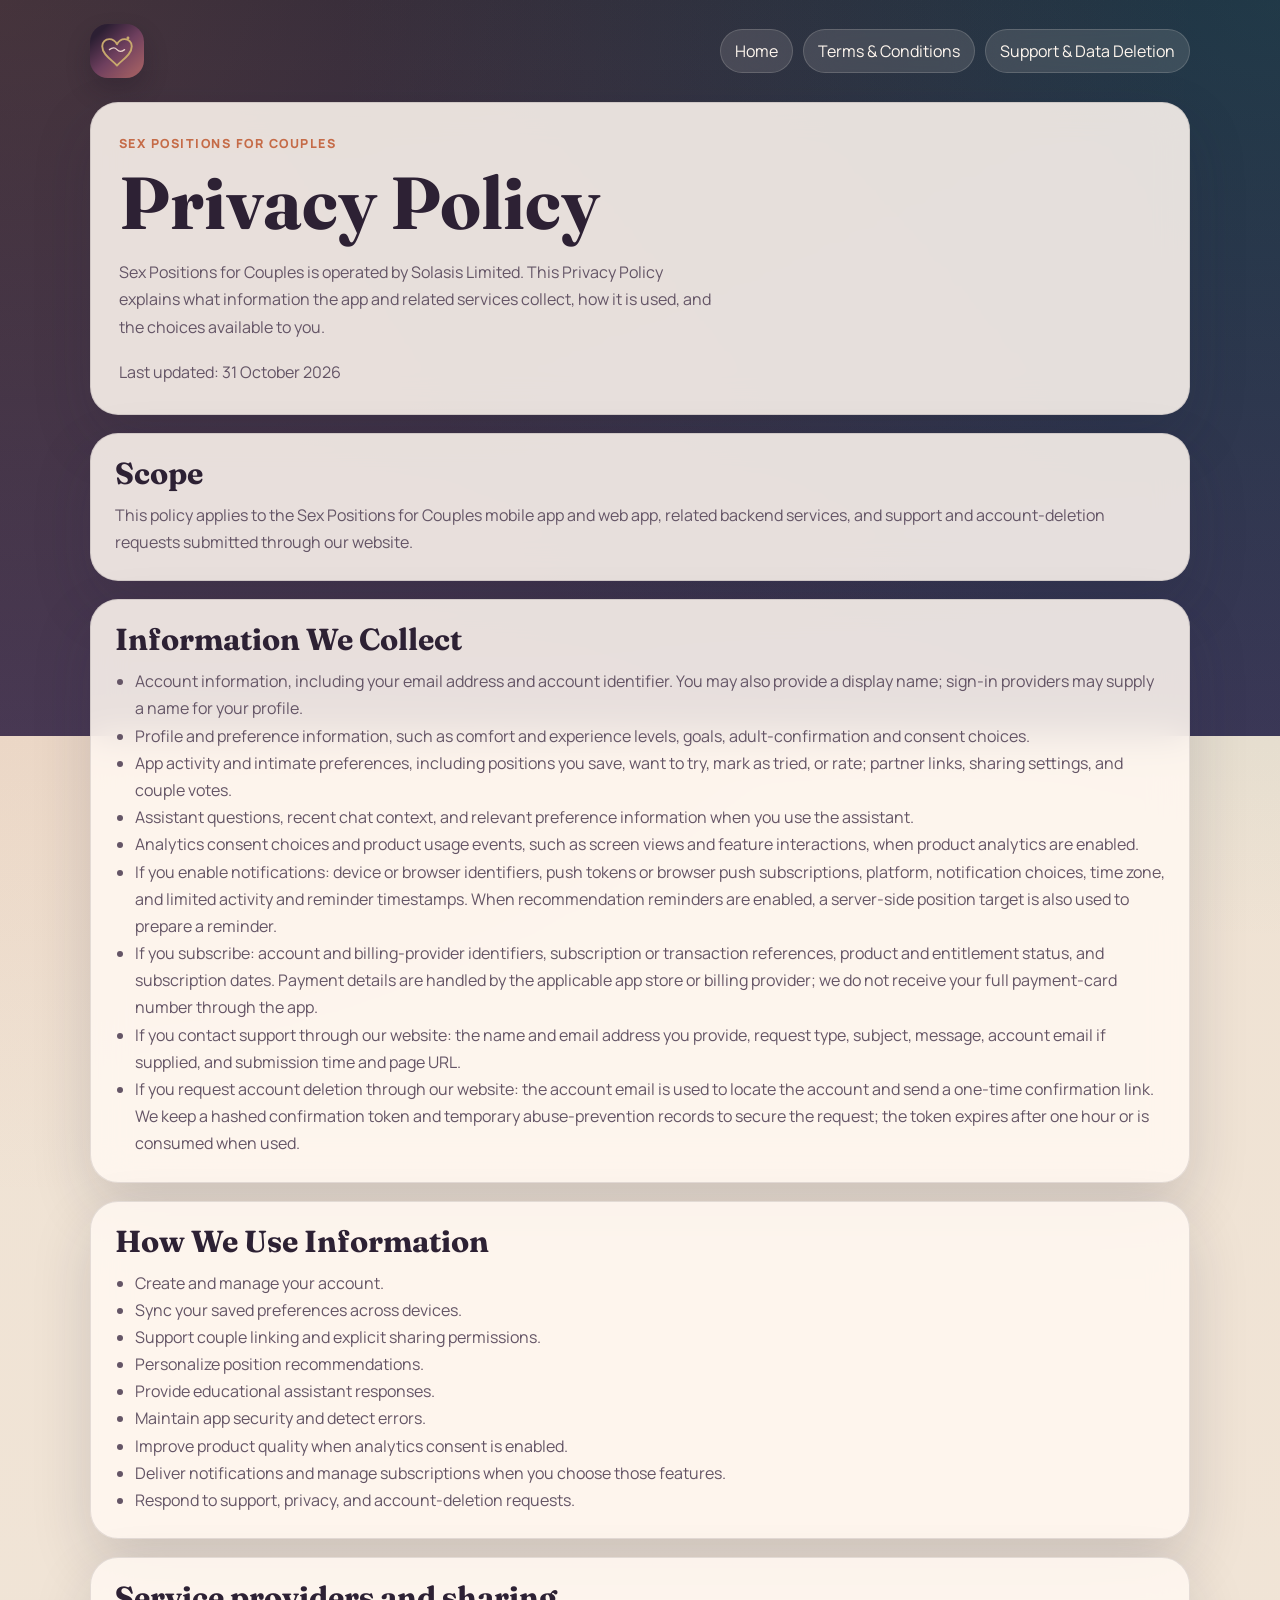
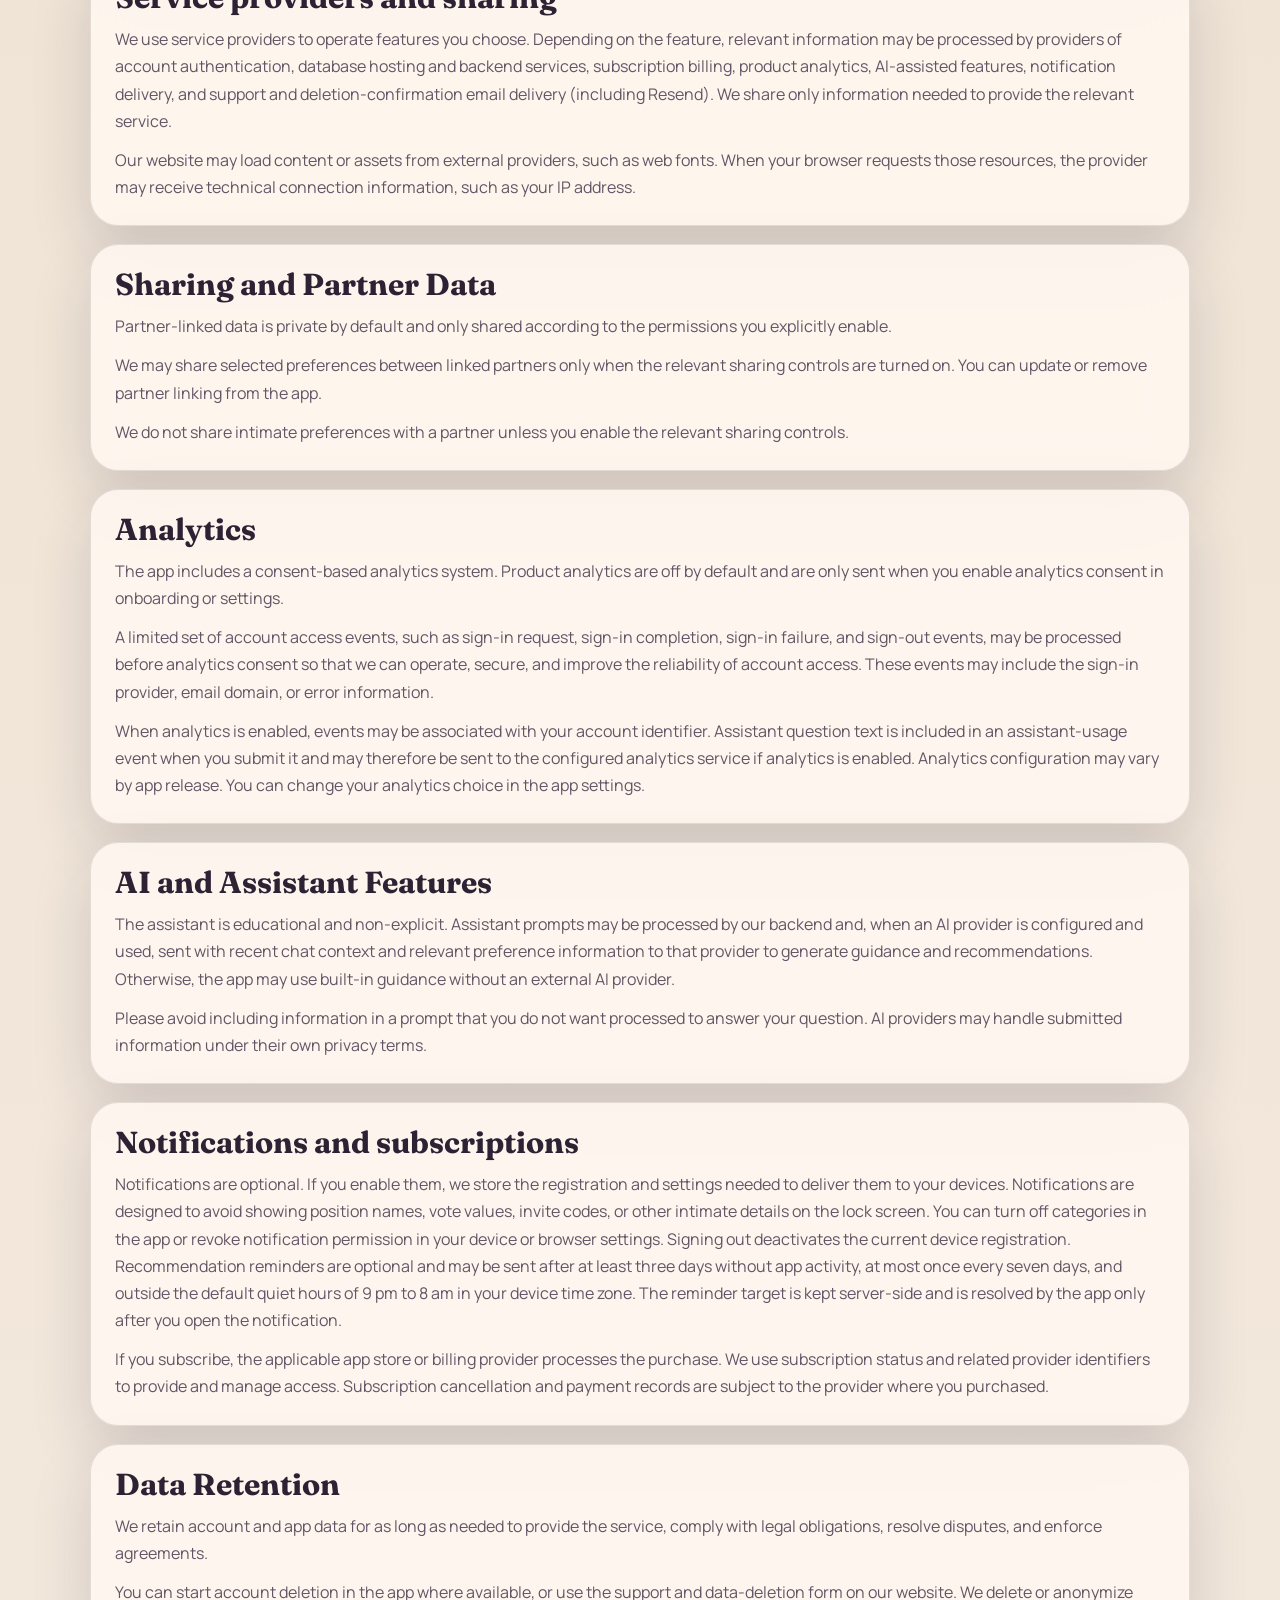
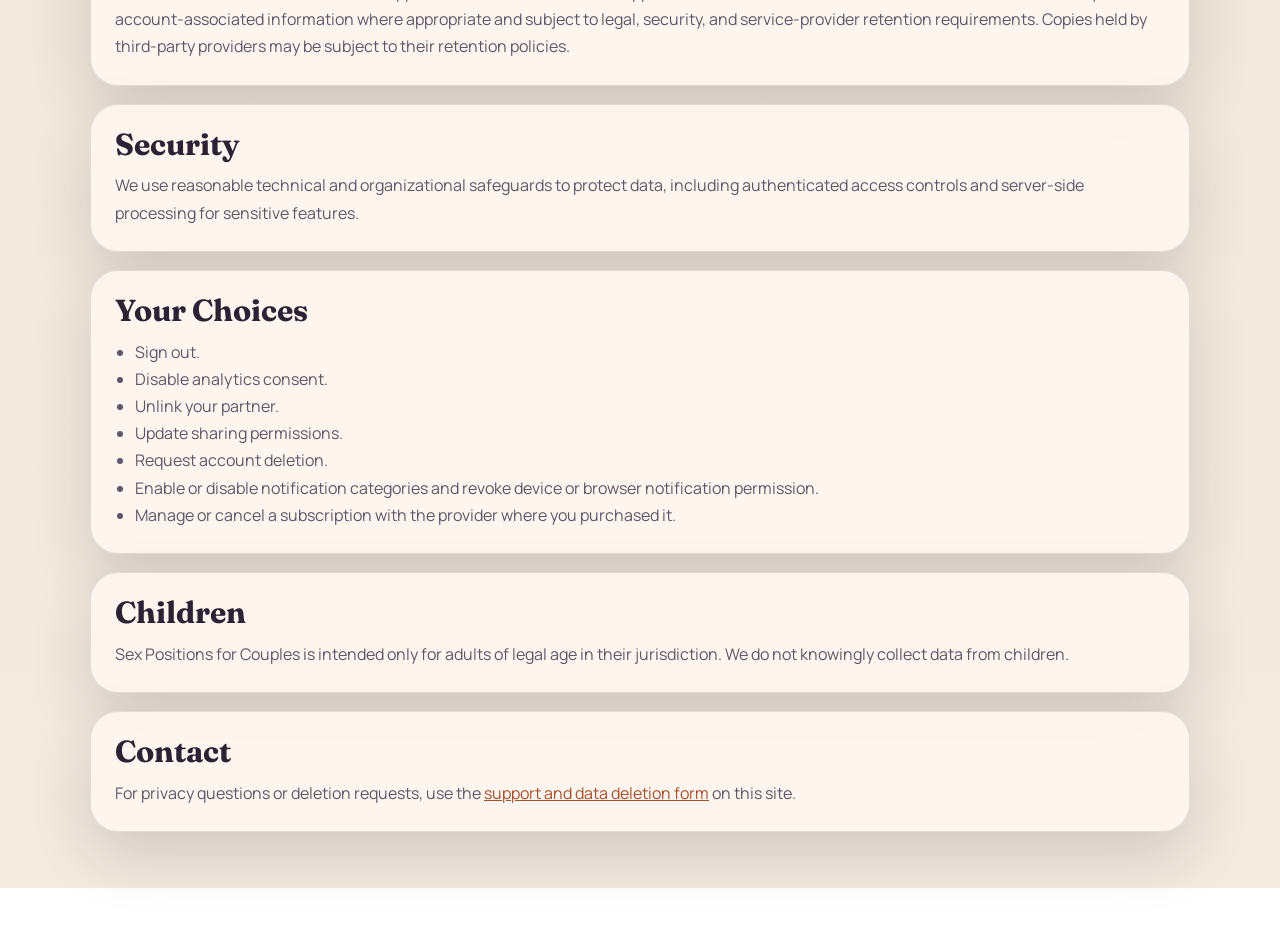
<file: privacy-policy.html>
<!doctype html>
<html lang="en">
  <head>
    <meta charset="utf-8" />
    <meta http-equiv="refresh" content="0; url=./privacy-policy/" />
    <title>Redirecting...</title>
  </head>
  <body>
    <p><a href="./privacy-policy/">Continue to the privacy policy.</a></p>
  </body>
</html>
</file>
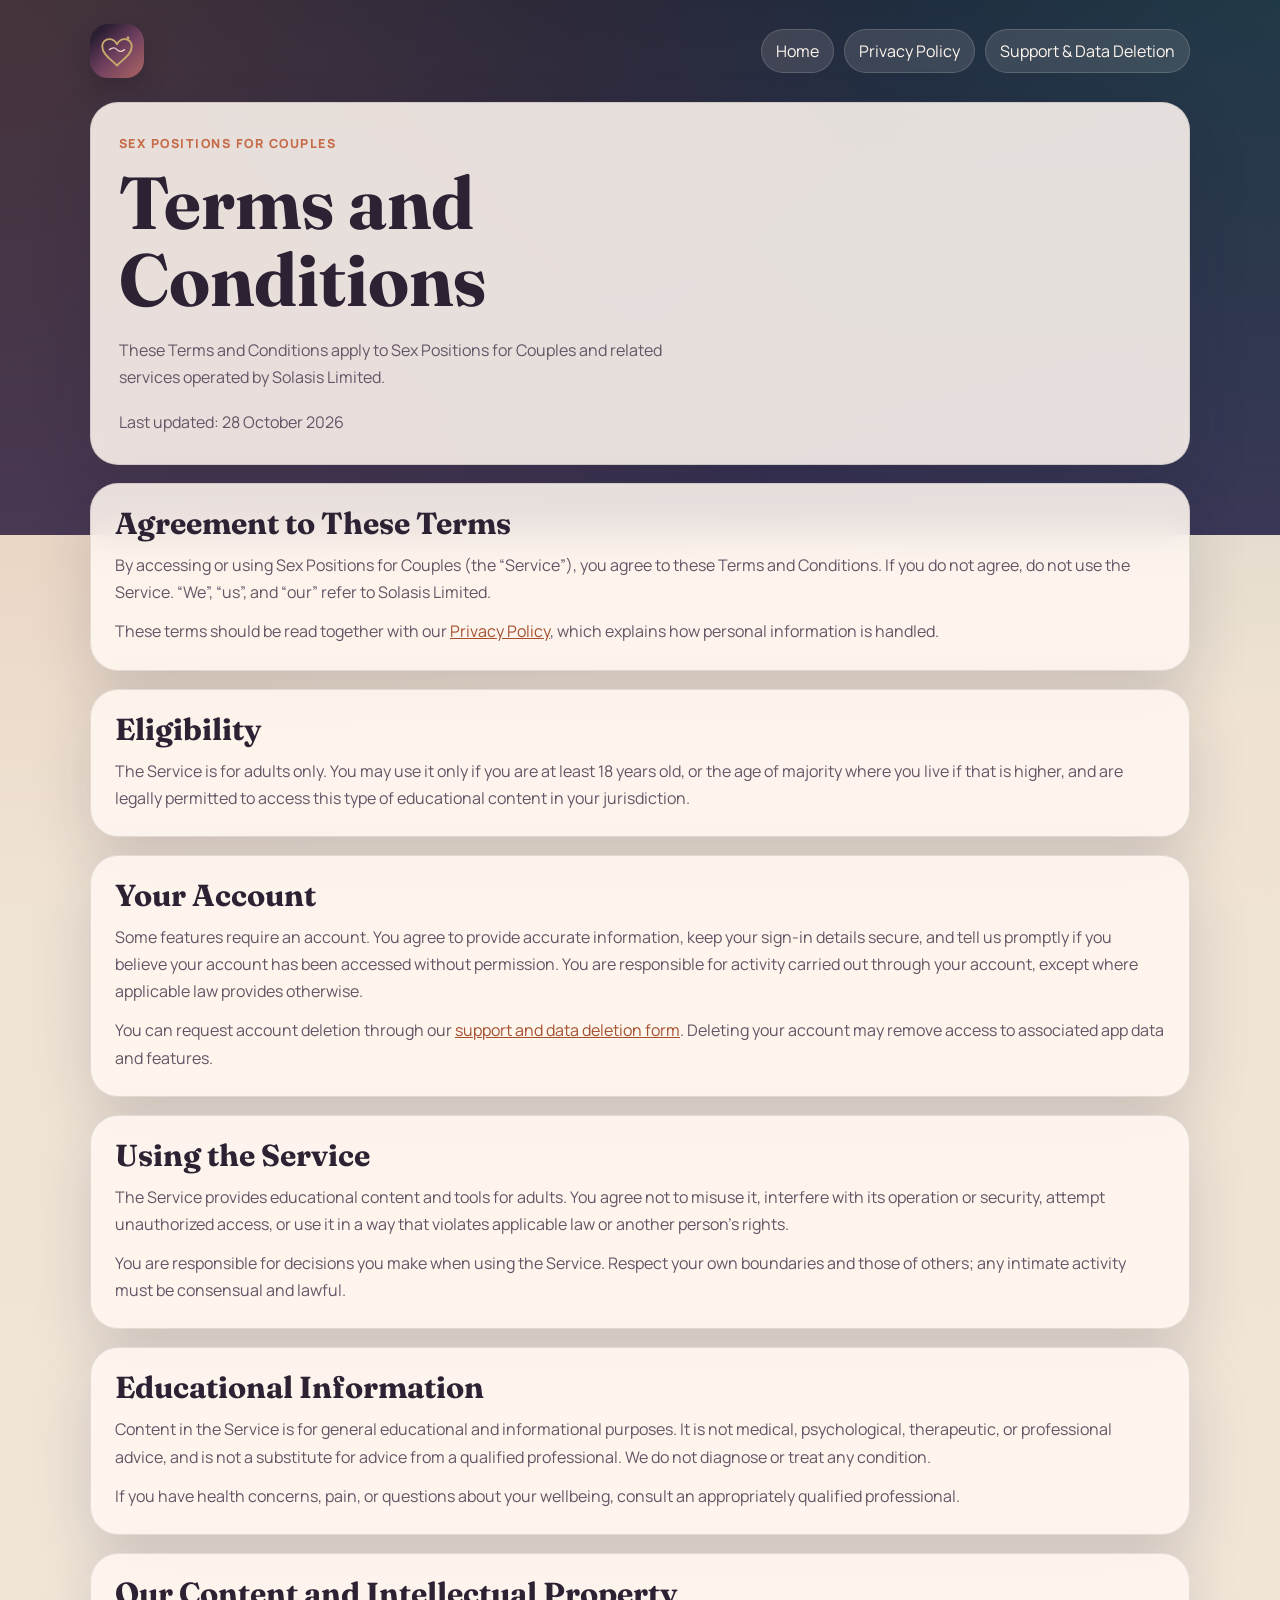
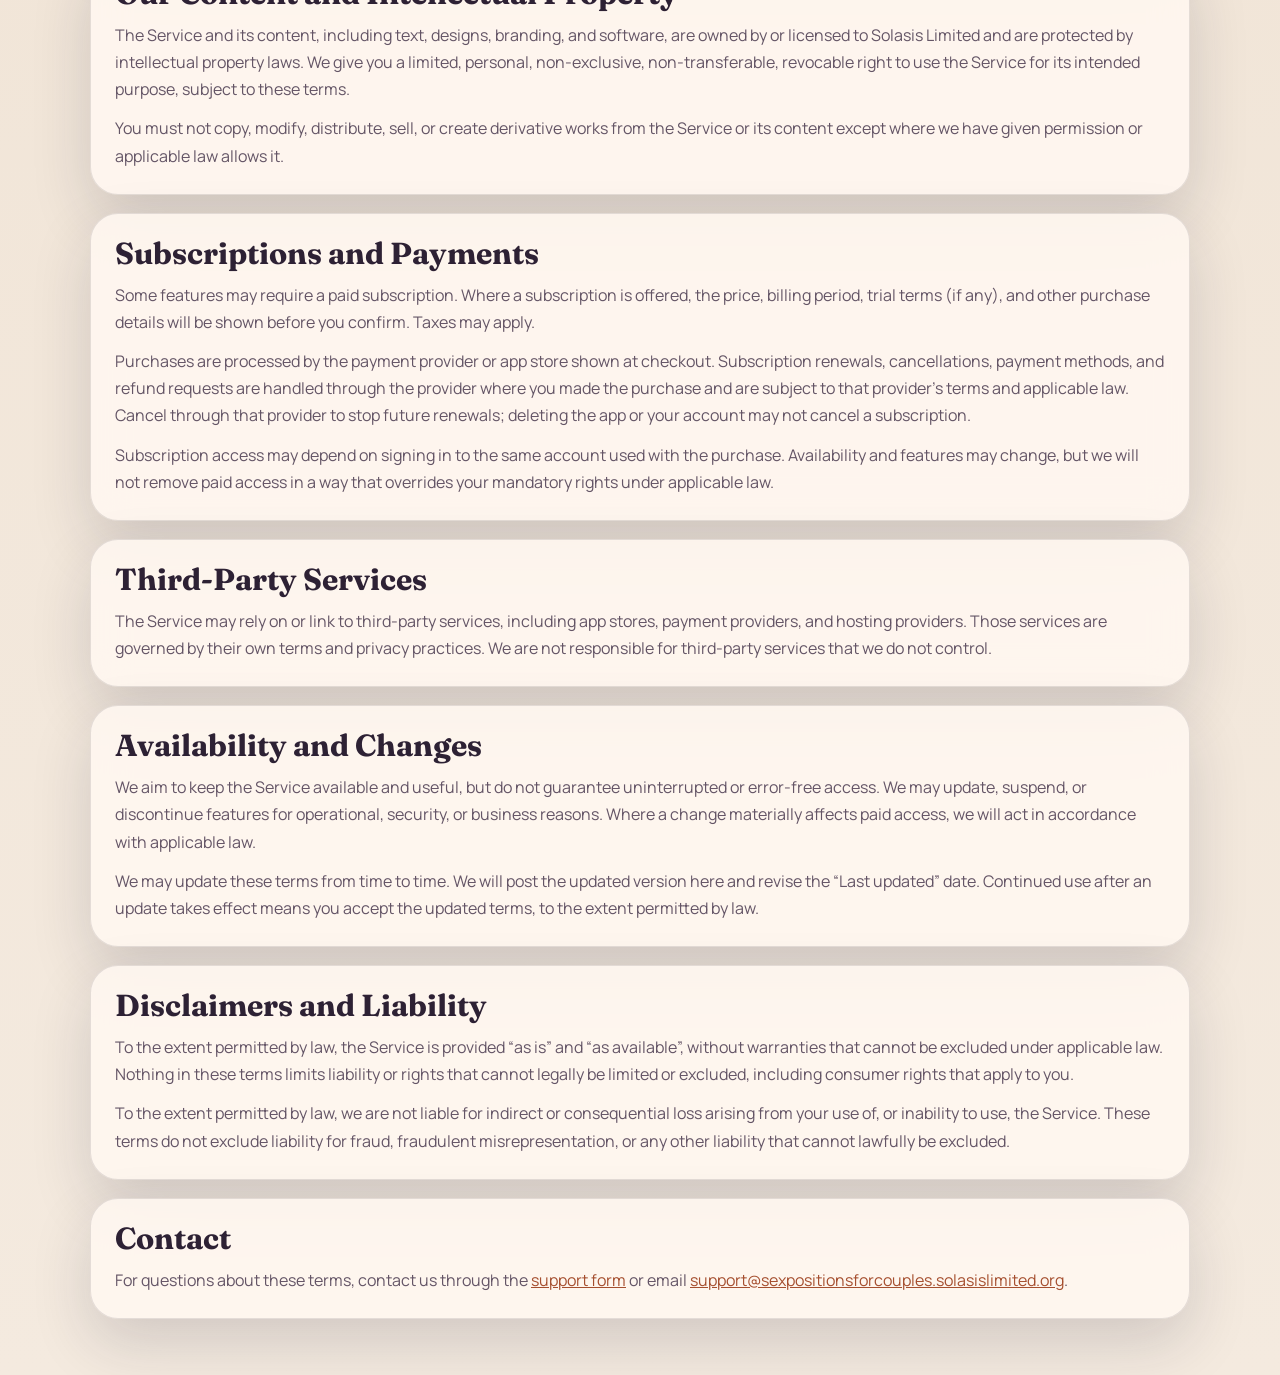
<file: terms-and-conditions.html>
<!doctype html>
<html lang="en">
  <head>
    <meta charset="utf-8" />
    <meta http-equiv="refresh" content="0; url=./terms-and-conditions/" />
    <title>Redirecting...</title>
  </head>
  <body>
    <p>
      <a href="./terms-and-conditions/">Continue to the terms and conditions.</a>
    </p>
  </body>
</html>
</file>
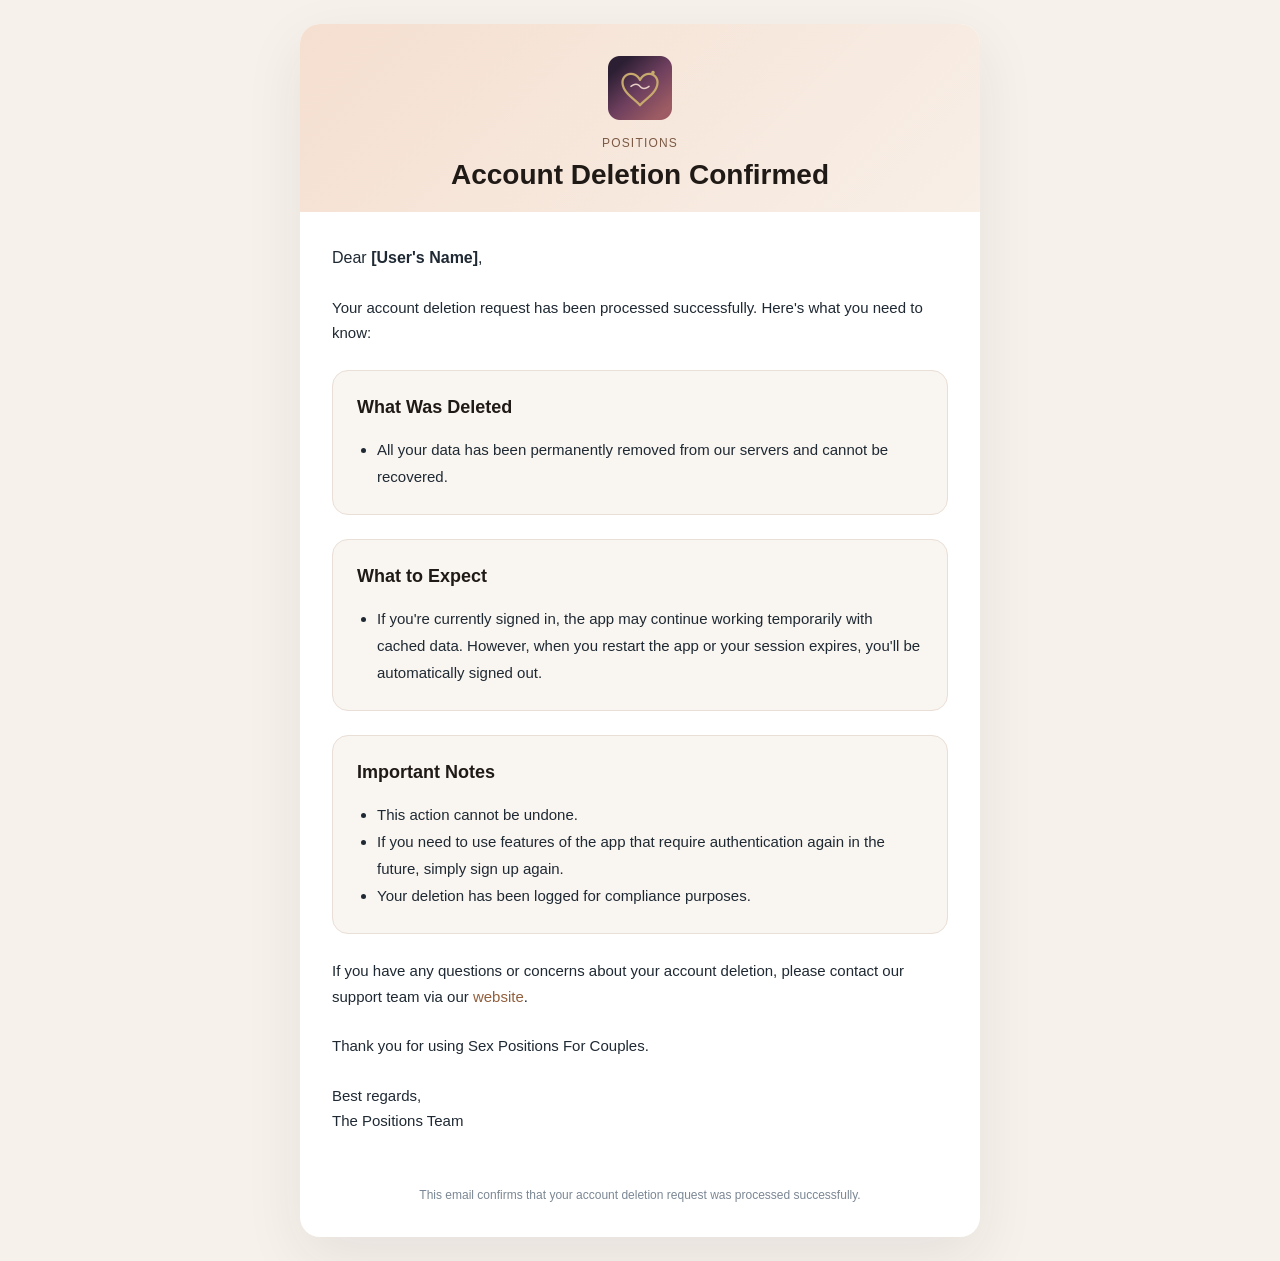
<file: request/account-deletion-confirmation-email.html>
<!DOCTYPE html>
<html lang="en">
  <head>
    <meta charset="UTF-8" />
    <meta name="viewport" content="width=device-width, initial-scale=1.0" />
    <title>Account Deletion Confirmation</title>
  </head>
  <body style="margin:0;padding:24px 0;background-color:#f7f1eb;font-family:Arial,Helvetica,sans-serif;color:#1f2933;">
    <div style="max-width:680px;margin:0 auto;background-color:#ffffff;border-radius:20px;overflow:hidden;box-shadow:0 20px 60px rgba(31,41,51,0.08);">
      <div style="padding:32px 32px 20px;background:linear-gradient(135deg,#f5dfd0 0%,#f8efe7 100%);text-align:center;">
       <img
        src="[data-uri]"
        alt="SPFC Logo"
        width="64"
        height="64"
        style="display:block;margin:0 auto 16px;"
      />
        <p style="margin:0 0 8px;font-size:12px;letter-spacing:1.2px;text-transform:uppercase;color:#7c5a45;">Positions</p>
        <h1 style="margin:0;font-size:28px;line-height:1.2;color:#201a17;">Account Deletion Confirmed</h1>
      </div>

      <div style="padding:32px;">
        <p style="margin:0 0 24px;font-size:16px;line-height:1.7;color:#1f2933;">Dear <strong>[User's Name]</strong>,</p>

        <p style="margin:0 0 24px;font-size:15px;line-height:1.7;color:#1f2933;">
          Your account deletion request has been processed successfully. Here's what you need to know:
        </p>

        <div style="margin:0 0 24px;padding:24px;border-radius:16px;background-color:#f9f5f0;border:1px solid #eadfd6;">
          <h2 style="margin:0 0 16px;font-size:18px;line-height:1.4;color:#201a17;">What Was Deleted</h2>
          <ul style="margin:0;padding-left:20px;color:#1f2933;line-height:1.8;font-size:15px;">
            <li> All your data has been permanently removed from our servers and cannot be recovered.</li>
          </ul>
        </div>

        <div style="margin:0 0 24px;padding:24px;border-radius:16px;background-color:#f9f5f0;border:1px solid #eadfd6;">
          <h2 style="margin:0 0 16px;font-size:18px;line-height:1.4;color:#201a17;">What to Expect</h2>
          <ul style="margin:0;padding-left:20px;color:#1f2933;line-height:1.8;font-size:15px;">
            <li>If you're currently signed in, the app may continue working temporarily with cached data. However, when you restart the app or your session expires, you'll be automatically signed out.</li>
          </ul>
        </div>

        <div style="margin:0 0 24px;padding:24px;border-radius:16px;background-color:#f9f5f0;border:1px solid #eadfd6;">
          <h2 style="margin:0 0 16px;font-size:18px;line-height:1.4;color:#201a17;">Important Notes</h2>
          <ul style="margin:0;padding-left:20px;color:#1f2933;line-height:1.8;font-size:15px;">
            <li>This action cannot be undone.</li>
            <li>If you need to use features of the app that require authentication again in the future, simply sign up again.</li>
            <li>Your deletion has been logged for compliance purposes.</li>
          </ul>
        </div>

        <p style="margin:0 0 24px;font-size:15px;line-height:1.7;color:#1f2933;">
          If you have any questions or concerns about your account deletion, please contact our support team via our <a href="http://spfc.solasislimited.org/request/" style="color:#925f3d;text-decoration:none;">website</a>.
        </p>

        <p style="margin:0 0 24px;font-size:15px;line-height:1.7;color:#1f2933;">Thank you for using Sex Positions For Couples.</p>

        <p style="margin:0;font-size:15px;line-height:1.7;color:#1f2933;">Best regards,<br />The Positions Team</p>
      </div>

      <div style="padding:20px 32px 32px;font-size:12px;line-height:1.6;color:#7b8794;text-align:center;">
        This email confirms that your account deletion request was processed successfully.
      </div>
    </div>
  </body>
</html>
</file>
<file: assets/site.css>
:root {
  color-scheme: light;
  --bg-top: #1d2238;
  --bg-bottom: #efe2d3;
  --surface: rgba(255, 248, 241, 0.88);
  --surface-strong: #fffaf5;
  --surface-accent: #2e8b7f;
  --text: #2d2134;
  --muted: #645566;
  --line: rgba(45, 33, 52, 0.12);
  --accent: #c56b47;
  --accent-strong: #a54f2f;
  --shadow: 0 24px 60px rgba(29, 34, 56, 0.16);
}

* {
  box-sizing: border-box;
}

html {
  scroll-behavior: smooth;
}

body {
  --background-transition-point: 18%;

  margin: 0;
  min-height: 100vh;
  font-family: "Manrope", "Segoe UI", sans-serif;
  color: var(--text);
  background:
    radial-gradient(
      circle at top left,
      rgba(197, 107, 71, 0.24),
      transparent 28%
    ),
    radial-gradient(
      circle at top right,
      rgba(46, 139, 127, 0.22),
      transparent 22%
    ),
    linear-gradient(
      180deg,
      var(--bg-top) 0%,
      #3b3354 var(--background-transition-point),
      var(--bg-bottom) var(--background-transition-point),
      #f4eadf 100%
    );
}

a {
  color: inherit;
}

.page-shell {
  width: min(1100px, calc(100% - 32px));
  margin: 0 auto;
  padding: 24px 0 56px;
}

.site-header {
  display: flex;
  align-items: center;
  justify-content: space-between;
  gap: 20px;
  margin-bottom: 24px;
}

.brand-mark {
  display: inline-flex;
  align-items: center;
  justify-content: center;
  width: 54px;
  height: 54px;
  border-radius: 18px;
  overflow: hidden;
  text-decoration: none;
  box-shadow: 0 12px 24px rgba(23, 18, 34, 0.24);
}

.brand-mark img {
  display: block;
  width: 100%;
  height: 100%;
}

.site-nav {
  display: flex;
  flex-wrap: wrap;
  justify-content: flex-end;
  gap: 10px;
}

.site-nav a {
  padding: 10px 14px;
  border-radius: 999px;
  text-decoration: none;
  color: #fff7ef;
  background: rgba(255, 247, 239, 0.12);
  border: 1px solid rgba(255, 247, 239, 0.16);
  backdrop-filter: blur(16px);
}

.hero-panel,
.content-card,
.legal-card,
.form-card {
  border: 1px solid var(--line);
  border-radius: 28px;
  background: var(--surface);
  backdrop-filter: blur(18px);
  box-shadow: var(--shadow);
}

.hero-panel {
  display: grid;
  grid-template-columns: minmax(0, 1.35fr) minmax(280px, 0.85fr);
  gap: 22px;
  padding: 28px;
  align-items: stretch;
}

.hero-panel-compact {
  display: block;
}

.hero-copy h1,
.content-card h2,
.legal-card h2 {
  margin: 0;
  font-family: "Fraunces", Georgia, serif;
  line-height: 1.05;
}

.hero-copy h1 {
  font-size: clamp(2.5rem, 6vw, 4.6rem);
  max-width: 10ch;
}

.hero-text,
.microcopy,
.content-card p,
.legal-card p,
.legal-card li,
.stat-card p,
.form-card,
.notice,
.request-form label,
.form-status {
  color: var(--muted);
  font-size: 1rem;
  line-height: 1.7;
}

.eyebrow,
.section-kicker,
.stat-label {
  display: inline-block;
  margin: 0 0 12px;
  color: var(--accent);
  font-size: 0.78rem;
  font-weight: 800;
  letter-spacing: 0.12em;
  text-transform: uppercase;
}

.hero-text {
  max-width: 60ch;
  margin: 18px 0 0;
}

.button-row,
.form-actions {
  display: flex;
  flex-wrap: wrap;
  gap: 12px;
  align-items: center;
  margin-top: 24px;
}

.button {
  display: inline-flex;
  align-items: center;
  justify-content: center;
  gap: 10px;
  min-height: 48px;
  padding: 0 18px;
  border: 1px solid transparent;
  border-radius: 16px;
  text-decoration: none;
  font-weight: 700;
  transition:
    transform 160ms ease,
    box-shadow 160ms ease,
    background 160ms ease;
  cursor: pointer;
}

.store-icon {
  display: block;
  width: 22px;
  height: 22px;
  flex: 0 0 22px;
}

.store-icon-apple {
  fill: currentColor;
}

.store-icon-android {
  fill: #3ddc84;
}

.store-icon-web {
  fill: none;
  stroke: currentColor;
  stroke-width: 1.8;
  stroke-linecap: round;
  stroke-linejoin: round;
}

.button:hover,
.button:focus-visible {
  transform: translateY(-1px);
}

.button-primary {
  color: #fff8f2;
  background: linear-gradient(
    135deg,
    var(--accent) 0%,
    var(--accent-strong) 100%
  );
  box-shadow: 0 12px 24px rgba(165, 79, 47, 0.22);
}

.button-secondary {
  color: var(--text);
  background: rgba(255, 250, 245, 0.8);
  border-color: rgba(45, 33, 52, 0.12);
}

.button-danger {
  color: #fff8f2;
  background: #a52828;
  box-shadow: 0 12px 24px rgba(165, 40, 40, 0.2);
}

.button:disabled {
  opacity: 0.6;
  cursor: not-allowed;
  transform: none;
}

.button[aria-disabled="true"] {
  opacity: 0.55;
  pointer-events: none;
}

.microcopy {
  margin: 18px 0 0;
}

.hero-media {
  position: relative;
  min-height: 420px;
  border-radius: 24px;
  overflow: hidden;
  background:
    linear-gradient(180deg, rgba(29, 34, 56, 0.08), rgba(29, 34, 56, 0.18)),
    #e8d9ca;
}

.hero-media img {
  display: block;
  width: 100%;
  height: 100%;
  object-fit: cover;
}

.stat-card {
  padding: 18px;
  border-radius: 22px;
  background: rgba(255, 250, 245, 0.78);
  border: 1px solid rgba(45, 33, 52, 0.1);
}

.support-grid {
  display: grid;
  grid-template-columns: repeat(2, minmax(0, 1fr));
  gap: 20px;
  margin-top: 20px;
}

.stat-card strong {
  display: block;
  margin-bottom: 6px;
  font-family: "Fraunces", Georgia, serif;
  font-size: 1.5rem;
  line-height: 1.15;
}

.text-link {
  color: var(--accent-strong);
  font-weight: 700;
  text-decoration: none;
}

.content-grid {
  display: grid;
  grid-template-columns: repeat(2, minmax(0, 1fr));
  gap: 20px;
  margin-top: 20px;
}

.content-grid-single {
  grid-template-columns: minmax(0, 1fr);
}

.content-card,
.legal-card,
.form-card {
  padding: 24px;
}

.download-card {
  display: grid;
  grid-template-columns: minmax(0, 1.15fr) minmax(280px, 0.85fr);
  gap: 24px;
  margin-top: 20px;
}

.install-panel {
  display: grid;
  grid-template-columns: minmax(0, 0.8fr) minmax(0, 1.2fr);
  gap: 24px;
  margin-top: 20px;
}

.channel-panel {
  margin-top: 20px;
}

.channel-intro {
  margin-bottom: 20px;
}

.channel-intro h2 {
  margin: 0;
  font-family: "Fraunces", Georgia, serif;
  font-size: clamp(2rem, 4vw, 3.1rem);
  line-height: 1.05;
}

.channel-grid {
  align-items: stretch;
}

.channel-card {
  display: flex;
  flex-direction: column;
  align-items: flex-start;
}

.channel-card .button {
  margin-top: auto;
}

.install-intro h2,
.store-card h2,
.download-card-copy h2,
.install-steps h2,
.step-card h3 {
  margin: 0;
  font-family: "Fraunces", Georgia, serif;
  line-height: 1.05;
}

.install-intro h2,
.store-card h2,
.download-card-copy h2 {
  font-size: clamp(2rem, 4vw, 3.1rem);
}

.platform-steps {
  display: grid;
  grid-template-columns: repeat(2, minmax(0, 1fr));
  gap: 16px;
}

.step-card {
  padding: 18px;
  border-radius: 22px;
  background: rgba(255, 250, 245, 0.78);
  border: 1px solid rgba(45, 33, 52, 0.1);
}

.step-card h3 {
  font-size: 1.35rem;
}

.install-steps {
  padding: 20px;
  border-radius: 22px;
  background: rgba(255, 250, 245, 0.78);
  border: 1px solid rgba(45, 33, 52, 0.1);
}

.steps-list {
  margin: 0;
  padding-left: 20px;
  color: var(--muted);
  line-height: 1.7;
}

.steps-list li + li {
  margin-top: 8px;
}

.store-card {
  display: flex;
  align-items: center;
  justify-content: space-between;
  gap: 20px;
  margin-top: 20px;
}

.store-card p {
  max-width: 72ch;
}

.accent-card {
  color: #fff8f2;
  background: linear-gradient(135deg, #275e66 0%, #1d2238 100%);
}

.accent-card p,
.accent-card .section-kicker,
.accent-card h2 {
  color: inherit;
}

.link-list {
  display: grid;
  gap: 10px;
  margin-top: 18px;
}

.link-list a,
.legal-card a,
.microcopy a {
  color: var(--accent-strong);
}

.policy-layout,
.request-layout {
  display: grid;
  grid-template-columns: minmax(0, 1fr);
  gap: 18px;
}

.legal-card h2 {
  margin-bottom: 12px;
  font-size: 1.9rem;
}

.legal-card p {
  margin: 0;
}

.legal-card p + p {
  margin-top: 12px;
}

.legal-card a {
  overflow-wrap: anywhere;
}

.legal-card ul {
  margin: 12px 0 0;
  padding-left: 20px;
}

.contact-line {
  font-weight: 800;
  color: var(--text);
}

.notice {
  margin-bottom: 18px;
  padding: 14px 16px;
  border-radius: 18px;
  background: rgba(197, 107, 71, 0.1);
  border: 1px solid rgba(197, 107, 71, 0.18);
}

.notice.notice-success {
  background: rgba(46, 139, 127, 0.12);
  border-color: rgba(46, 139, 127, 0.24);
}

.deletion-guidance {
  margin: 0;
}

.request-form {
  display: grid;
  grid-template-columns: repeat(2, minmax(0, 1fr));
  gap: 16px;
}

.request-form label {
  display: grid;
  gap: 8px;
  font-weight: 700;
  color: var(--text);
}

.request-form [hidden] {
  display: none;
}

.request-form input,
.request-form select,
.request-form textarea {
  width: 100%;
  padding: 14px 16px;
  border: 1px solid rgba(45, 33, 52, 0.14);
  border-radius: 16px;
  background: rgba(255, 255, 255, 0.85);
  color: var(--text);
  font: inherit;
}

.request-form textarea {
  resize: vertical;
}

.request-form input:focus,
.request-form select:focus,
.request-form textarea:focus {
  outline: 2px solid rgba(197, 107, 71, 0.22);
  border-color: rgba(197, 107, 71, 0.6);
}

.full-span {
  grid-column: 1 / -1;
}

.checkbox-row {
  display: flex !important;
  align-items: flex-start;
  gap: 10px;
  font-weight: 600 !important;
}

.checkbox-row input {
  width: 18px;
  height: 18px;
  margin-top: 3px;
}

.form-status {
  margin: 0;
  min-height: 1.7em;
}

@media (max-width: 860px) {
  body.confirm-deletion-page {
    --background-transition-point: 36%;
  }

  .page-shell {
    width: min(100% - 20px, 1100px);
    padding-top: 18px;
    padding-bottom: 32px;
  }

  .site-header,
  .hero-panel,
  .support-grid,
  .install-panel,
  .platform-steps,
  .download-card,
  .content-grid,
  .request-form {
    grid-template-columns: 1fr;
  }

  .site-header {
    display: grid;
    justify-content: stretch;
  }

  .site-nav {
    justify-content: flex-start;
  }

  .hero-panel,
  .content-card,
  .legal-card,
  .form-card {
    padding: 20px;
    border-radius: 24px;
  }

  .hero-copy h1 {
    max-width: none;
    font-size: clamp(2.2rem, 10vw, 3.2rem);
  }

  .hero-media {
    min-height: 280px;
  }

  .store-card {
    align-items: flex-start;
    flex-direction: column;
  }
}
</file>
